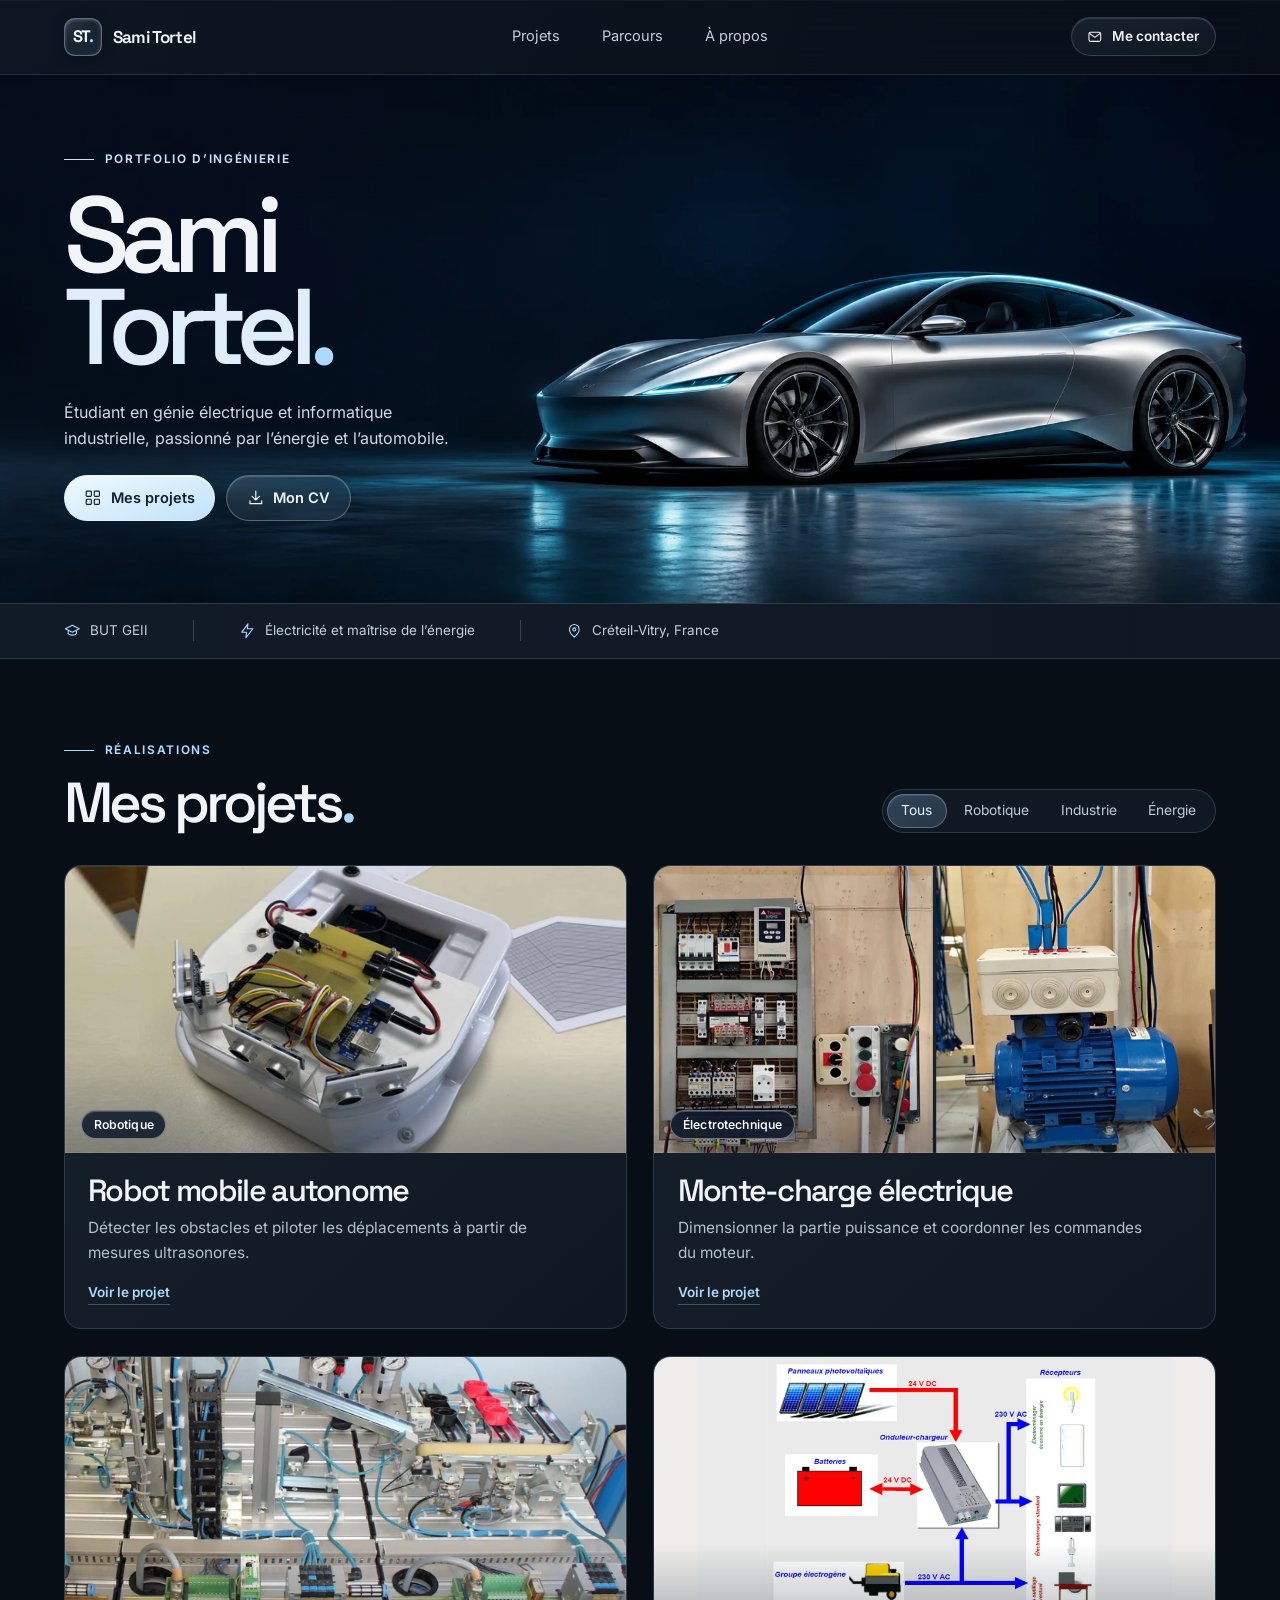
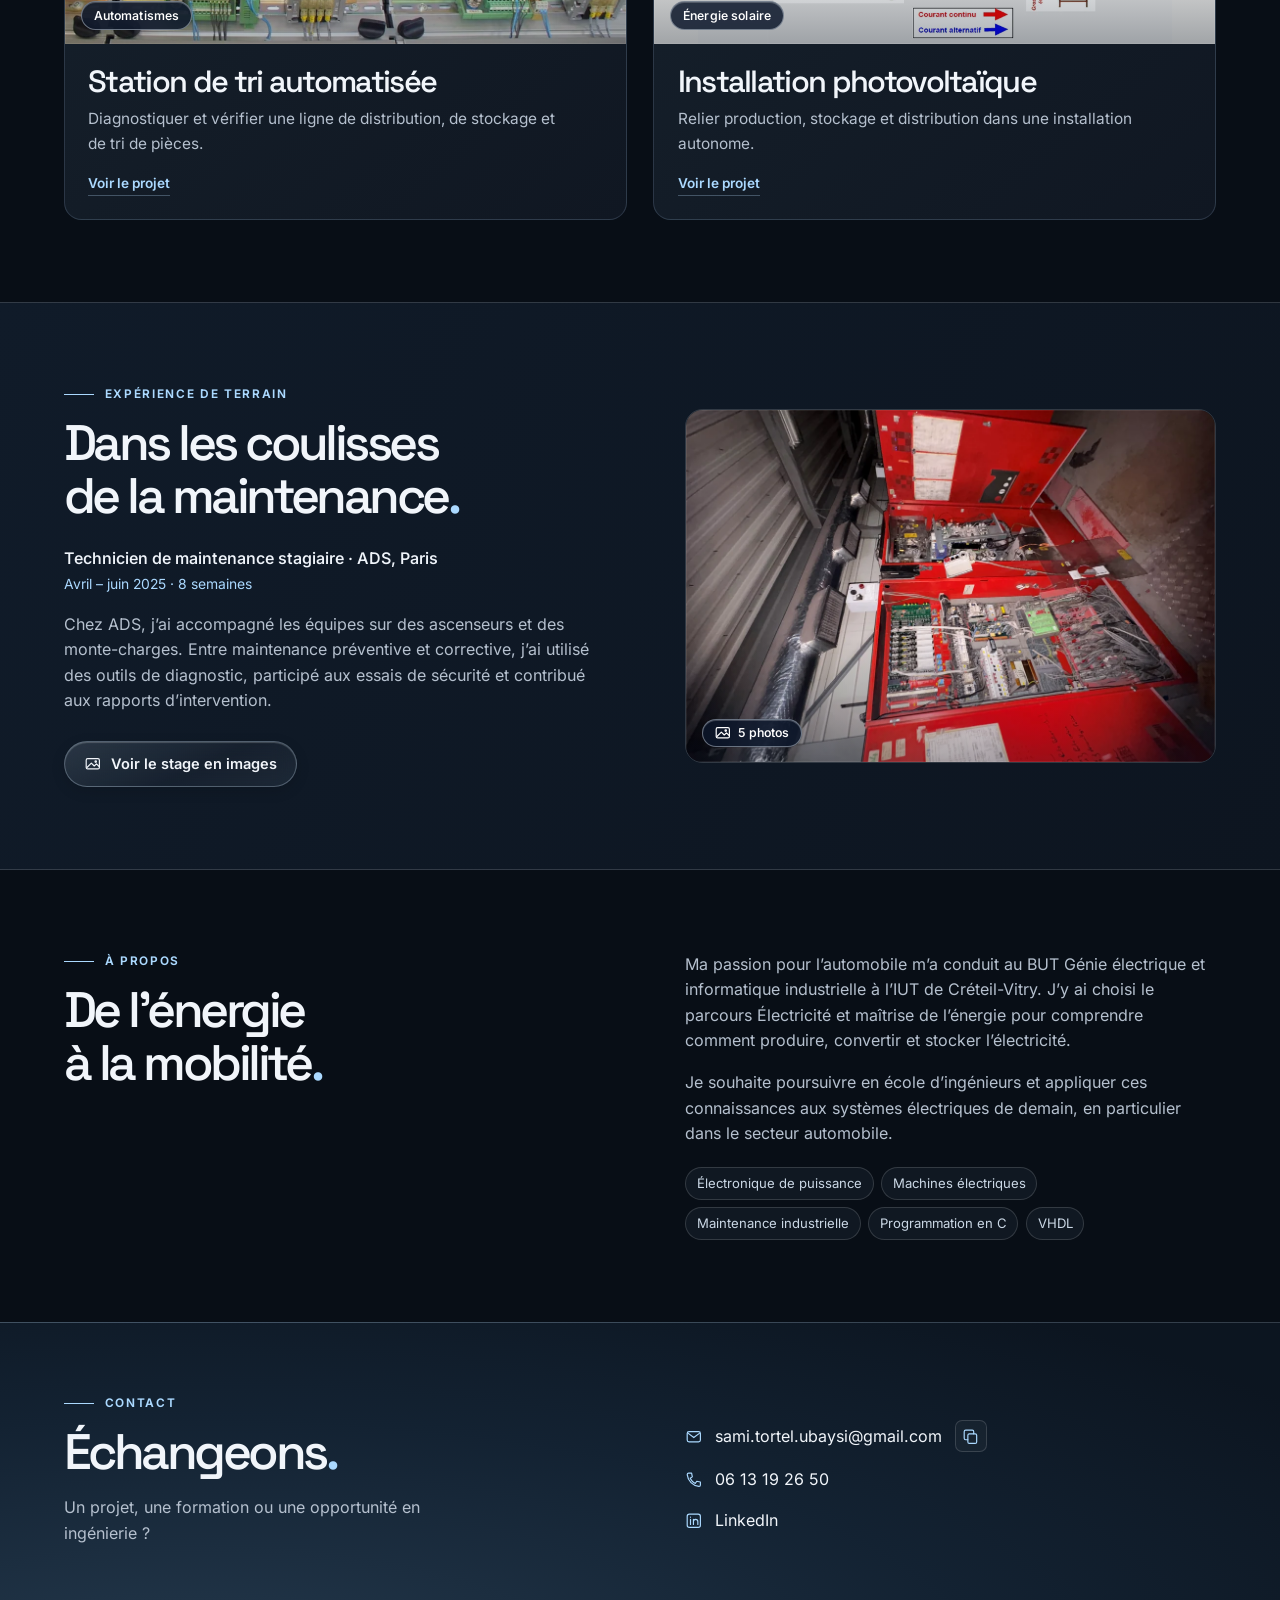
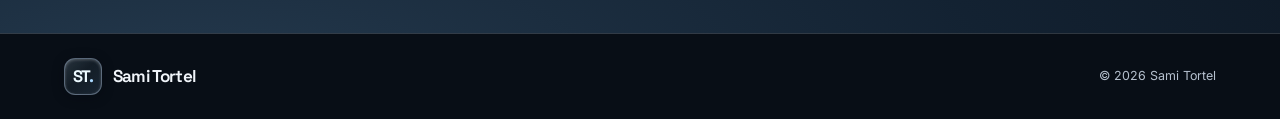
<file: index.html>
<!doctype html>
<html lang="fr">
<head>
<meta charset="utf-8"><meta name="viewport" content="width=device-width, initial-scale=1">
<meta name="theme-color" content="#080e16"><meta name="description" content="Portfolio de Sami Tortel, étudiant en génie électrique et informatique industrielle. Robotique, énergie, automatismes et expérience en maintenance.">
<title>Sami Tortel — Portfolio GEII</title>
<link rel="preload" as="image" href="assets/hero.webp">
<link rel="preload" as="font" type="font/woff2" href="assets/fonts/space-grotesk.woff2" crossorigin>
<link rel="stylesheet" href="style.css"><script src="portfolio.js" defer></script>
</head>
<body id="accueil">
<a class="skip" href="#contenu">Aller au contenu</a>
<header class="site-header"><div class="nav-inner">
<a class="brand" href="#accueil" aria-label="Sami Tortel, accueil"><span class="monogram" aria-hidden="true">ST<span>.</span></span><span>Sami Tortel</span></a>
<nav id="main-nav" aria-label="Navigation principale"><a href="#projets">Projets</a><a href="#experience">Parcours</a><a href="#qui-suis-je">À propos</a></nav>
<div class="nav-actions"><a class="nav-contact" href="#contact"><svg class="icon" aria-hidden="true" focusable="false" viewBox="0 0 24 24" fill="none" stroke="currentColor" stroke-width="1.6" stroke-linecap="round" stroke-linejoin="round"><rect x="3" y="5" width="18" height="14" rx="2.5"/><path d="m4 7 8 6 8-6"/></svg><span>Me contacter</span></a><button class="menu-toggle" type="button" aria-expanded="false" aria-controls="main-nav" aria-label="Ouvrir le menu" hidden><svg class="icon" aria-hidden="true" focusable="false" viewBox="0 0 24 24" fill="none" stroke="currentColor" stroke-width="1.6" stroke-linecap="round" stroke-linejoin="round"><path d="M3 6h18M3 12h18M3 18h18"/></svg></button></div>
</div></header>
<main id="contenu">
<section class="hero" aria-labelledby="hero-name">
<div class="hero-art" aria-hidden="true"></div><div class="hero-frame"><div class="hero-copy">
<p class="eyebrow hero-label">Portfolio d’ingénierie</p>
<h1 id="hero-name">Sami<br><span>Tortel<span class="period">.</span></span></h1>
<p class="hero-summary">Étudiant en génie électrique et informatique industrielle, passionné par l’énergie et l’automobile.</p>
<div class="hero-actions"><a href="#projets" class="btn primary"><svg class="icon" aria-hidden="true" focusable="false" viewBox="0 0 24 24" fill="none" stroke="currentColor" stroke-width="1.6" stroke-linecap="round" stroke-linejoin="round"><rect x="3" y="3" width="7" height="7" rx="1.2"/><rect x="14" y="3" width="7" height="7" rx="1.2"/><rect x="3" y="14" width="7" height="7" rx="1.2"/><rect x="14" y="14" width="7" height="7" rx="1.2"/></svg>Mes projets</a><a href="CV_Sami_TORTEL_ESME.pdf" download class="btn glass"><svg class="icon" aria-hidden="true" focusable="false" viewBox="0 0 24 24" fill="none" stroke="currentColor" stroke-width="1.6" stroke-linecap="round" stroke-linejoin="round"><path d="M12 3v12m-5-5 5 5 5-5M4 16v4h16v-4"/></svg>Mon CV</a></div>
</div></div></section>
<div class="spec-band"><ul class="wrap spec-list">
<li><svg class="icon" aria-hidden="true" focusable="false" viewBox="0 0 24 24" fill="none" stroke="currentColor" stroke-width="1.6" stroke-linecap="round" stroke-linejoin="round"><path d="m2 9 10-5 10 5-10 5-10-5Zm4 3v4c3 3 9 3 12 0v-4"/></svg><span>BUT GEII</span></li><li><svg class="icon" aria-hidden="true" focusable="false" viewBox="0 0 24 24" fill="none" stroke="currentColor" stroke-width="1.6" stroke-linecap="round" stroke-linejoin="round"><path d="m13 2-9 12h7l-1 8 10-13h-8l1-7Z"/></svg><span>Électricité et maîtrise de l’énergie</span></li><li><svg class="icon" aria-hidden="true" focusable="false" viewBox="0 0 24 24" fill="none" stroke="currentColor" stroke-width="1.6" stroke-linecap="round" stroke-linejoin="round"><path d="M19 10c0 5-7 11-7 11S5 15 5 10a7 7 0 1 1 14 0Z"/><circle cx="12" cy="10" r="2.2"/></svg><span>Créteil-Vitry, France</span></li>
</ul></div>
<section id="projets" class="section wrap" aria-labelledby="projets-titre">
<div class="projects-heading"><div><p class="eyebrow">Réalisations</p><h2 id="projets-titre">Mes projets<span class="period">.</span></h2></div>
<div class="filters" role="group" aria-label="Filtrer les projets" hidden>
<button type="button" data-filter="tous" aria-pressed="true">Tous</button><button type="button" data-filter="robotique" aria-pressed="false">Robotique</button><button type="button" data-filter="industrie" aria-pressed="false">Industrie</button><button type="button" data-filter="energie" aria-pressed="false">Énergie</button>
</div></div>
<div class="project-grid"><article class="project" data-groups="robotique"><a class="project-link" href="projet-robot.html">
      <div class="project-photo"><img loading="lazy" decoding="async" width="990" height="600" src="assets/robot.webp" alt="Châssis du robot mobile avec sa carte et ses capteurs."><span class="category">Robotique</span></div>
      <div class="project-text"><h3>Robot mobile autonome</h3><p>Détecter les obstacles et piloter les déplacements à partir de mesures ultrasonores.</p><span class="project-more">Voir le projet</span></div>
    </a></article><article class="project" data-groups="industrie energie"><a class="project-link" href="projet-monte-charge.html">
      <div class="project-photo"><img loading="lazy" decoding="async" width="990" height="600" src="assets/monte-charge.webp" alt="Armoire de commande et moteur électrique du banc de monte-charge."><span class="category">Électrotechnique</span></div>
      <div class="project-text"><h3>Monte-charge électrique</h3><p>Dimensionner la partie puissance et coordonner les commandes du moteur.</p><span class="project-more">Voir le projet</span></div>
    </a></article><article class="project" data-groups="industrie"><a class="project-link" href="projet-triage.html">
      <div class="project-photo"><img loading="lazy" decoding="async" width="990" height="600" src="assets/triage.webp" alt="Banc de tri automatisé avec ses convoyeurs et ses pièces de couleur."><span class="category">Automatismes</span></div>
      <div class="project-text"><h3>Station de tri automatisée</h3><p>Diagnostiquer et vérifier une ligne de distribution, de stockage et de tri de pièces.</p><span class="project-more">Voir le projet</span></div>
    </a></article><article class="project" data-groups="energie"><a class="project-link" href="projet-solaire.html">
      <div class="project-photo"><img loading="lazy" decoding="async" width="990" height="600" src="assets/solaire.webp" alt="Schéma reliant panneaux solaires, batteries et récepteurs."><span class="category">Énergie solaire</span></div>
      <div class="project-text"><h3>Installation photovoltaïque</h3><p>Relier production, stockage et distribution dans une installation autonome.</p><span class="project-more">Voir le projet</span></div>
    </a></article></div><p class="sr-only" id="filter-status" role="status"></p>
</section>
<section class="section stage-section" id="experience" aria-labelledby="stage-titre"><div class="wrap stage-grid">
<div class="stage-copy"><p class="eyebrow">Expérience de terrain</p><h2 id="stage-titre">Dans les coulisses<br>de la maintenance<span class="period">.</span></h2>
<p class="stage-role">Technicien de maintenance stagiaire · ADS, Paris</p>
<p class="date">Avril – juin 2025 · 8 semaines</p>
<p>Chez ADS, j’ai accompagné les équipes sur des ascenseurs et des monte-charges. Entre maintenance préventive et corrective, j’ai utilisé des outils de diagnostic, participé aux essais de sécurité et contribué aux rapports d’intervention.</p>
<a href="experience-images.html" class="btn glass"><svg class="icon" aria-hidden="true" focusable="false" viewBox="0 0 24 24" fill="none" stroke="currentColor" stroke-width="1.6" stroke-linecap="round" stroke-linejoin="round"><rect x="3" y="5" width="18" height="14" rx="2"/><path d="m4 17 6-6 4 4 3-3 4 4"/><circle cx="16" cy="9" r="1"/></svg>Voir le stage en images</a></div>
<a class="stage-image" href="experience-images.html" aria-label="Ouvrir la galerie du stage chez ADS"><img src="assets/stage.webp" alt="Armoire électrique ouverte lors d’une intervention chez ADS." loading="lazy"><span class="category"><svg class="icon" aria-hidden="true" focusable="false" viewBox="0 0 24 24" fill="none" stroke="currentColor" stroke-width="1.6" stroke-linecap="round" stroke-linejoin="round"><rect x="3" y="5" width="18" height="14" rx="2"/><path d="m4 17 6-6 4 4 3-3 4 4"/><circle cx="16" cy="9" r="1"/></svg>5 photos</span></a>
</div></section>
<section id="qui-suis-je" class="section wrap about" aria-labelledby="about-titre">
<div><p class="eyebrow">À propos</p><h2 id="about-titre">De l’énergie<br>à la mobilité<span class="period">.</span></h2></div>
<div class="about-copy"><p>Ma passion pour l’automobile m’a conduit au BUT Génie électrique et informatique industrielle à l’IUT de Créteil-Vitry. J’y ai choisi le parcours Électricité et maîtrise de l’énergie pour comprendre comment produire, convertir et stocker l’électricité.</p>
<p>Je souhaite poursuivre en école d’ingénieurs et appliquer ces connaissances aux systèmes électriques de demain, en particulier dans le secteur automobile.</p>
<ul class="skills" aria-label="Domaines de compétences"><li>Électronique de puissance</li><li>Machines électriques</li><li>Maintenance industrielle</li><li>Programmation en C</li><li>VHDL</li></ul></div></section>
<section id="contact" class="contact-section" aria-labelledby="contact-titre"><div class="wrap contact-grid">
<div><p class="eyebrow">Contact</p><h2 id="contact-titre">Échangeons<span class="period">.</span></h2><p>Un projet, une formation ou une opportunité en ingénierie&nbsp;?</p></div>
<div class="contact-links"><div class="email-row"><a href="mailto:sami.tortel.ubaysi@gmail.com"><svg class="icon" aria-hidden="true" focusable="false" viewBox="0 0 24 24" fill="none" stroke="currentColor" stroke-width="1.6" stroke-linecap="round" stroke-linejoin="round"><rect x="3" y="5" width="18" height="14" rx="2.5"/><path d="m4 7 8 6 8-6"/></svg><span>sami.tortel.ubaysi@gmail.com</span></a><button type="button" class="copy" title="Copier l’adresse e-mail" aria-label="Copier l’adresse e-mail" hidden><svg class="icon" aria-hidden="true" focusable="false" viewBox="0 0 24 24" fill="none" stroke="currentColor" stroke-width="1.6" stroke-linecap="round" stroke-linejoin="round"><rect x="8" y="8" width="12" height="13" rx="2"/><path d="M16 8V5a2 2 0 0 0-2-2H5a2 2 0 0 0-2 2v9a2 2 0 0 0 2 2h3"/></svg></button></div>
<a href="tel:+33613192650"><svg class="icon" aria-hidden="true" focusable="false" viewBox="0 0 24 24" fill="none" stroke="currentColor" stroke-width="1.6" stroke-linecap="round" stroke-linejoin="round"><path d="M5 3h4l1 5-3 2a15 15 0 0 0 7 7l2-3 5 1v4a2 2 0 0 1-2 2A18 18 0 0 1 3 5a2 2 0 0 1 2-2Z"/></svg>06 13 19 26 50</a><a href="https://www.linkedin.com/in/sami-tortel-384b14269"><svg class="icon" aria-hidden="true" focusable="false" viewBox="0 0 24 24" fill="none" stroke="currentColor" stroke-width="1.6" stroke-linecap="round" stroke-linejoin="round"><rect x="3" y="3" width="18" height="18" rx="3"/><path d="M7.5 10v7m0-10v.1m4 9.9v-7m0 3a3 3 0 0 1 6 0v4"/></svg>LinkedIn</a><span class="copy-result" role="status"></span></div>
</div></section></main>
<footer class="wrap footer"><a class="brand" href="#accueil" aria-label="Sami Tortel, retour en haut"><span class="monogram" aria-hidden="true">ST<span>.</span></span>Sami Tortel</a><span>© 2026 Sami Tortel</span></footer>
</body></html>
</file>
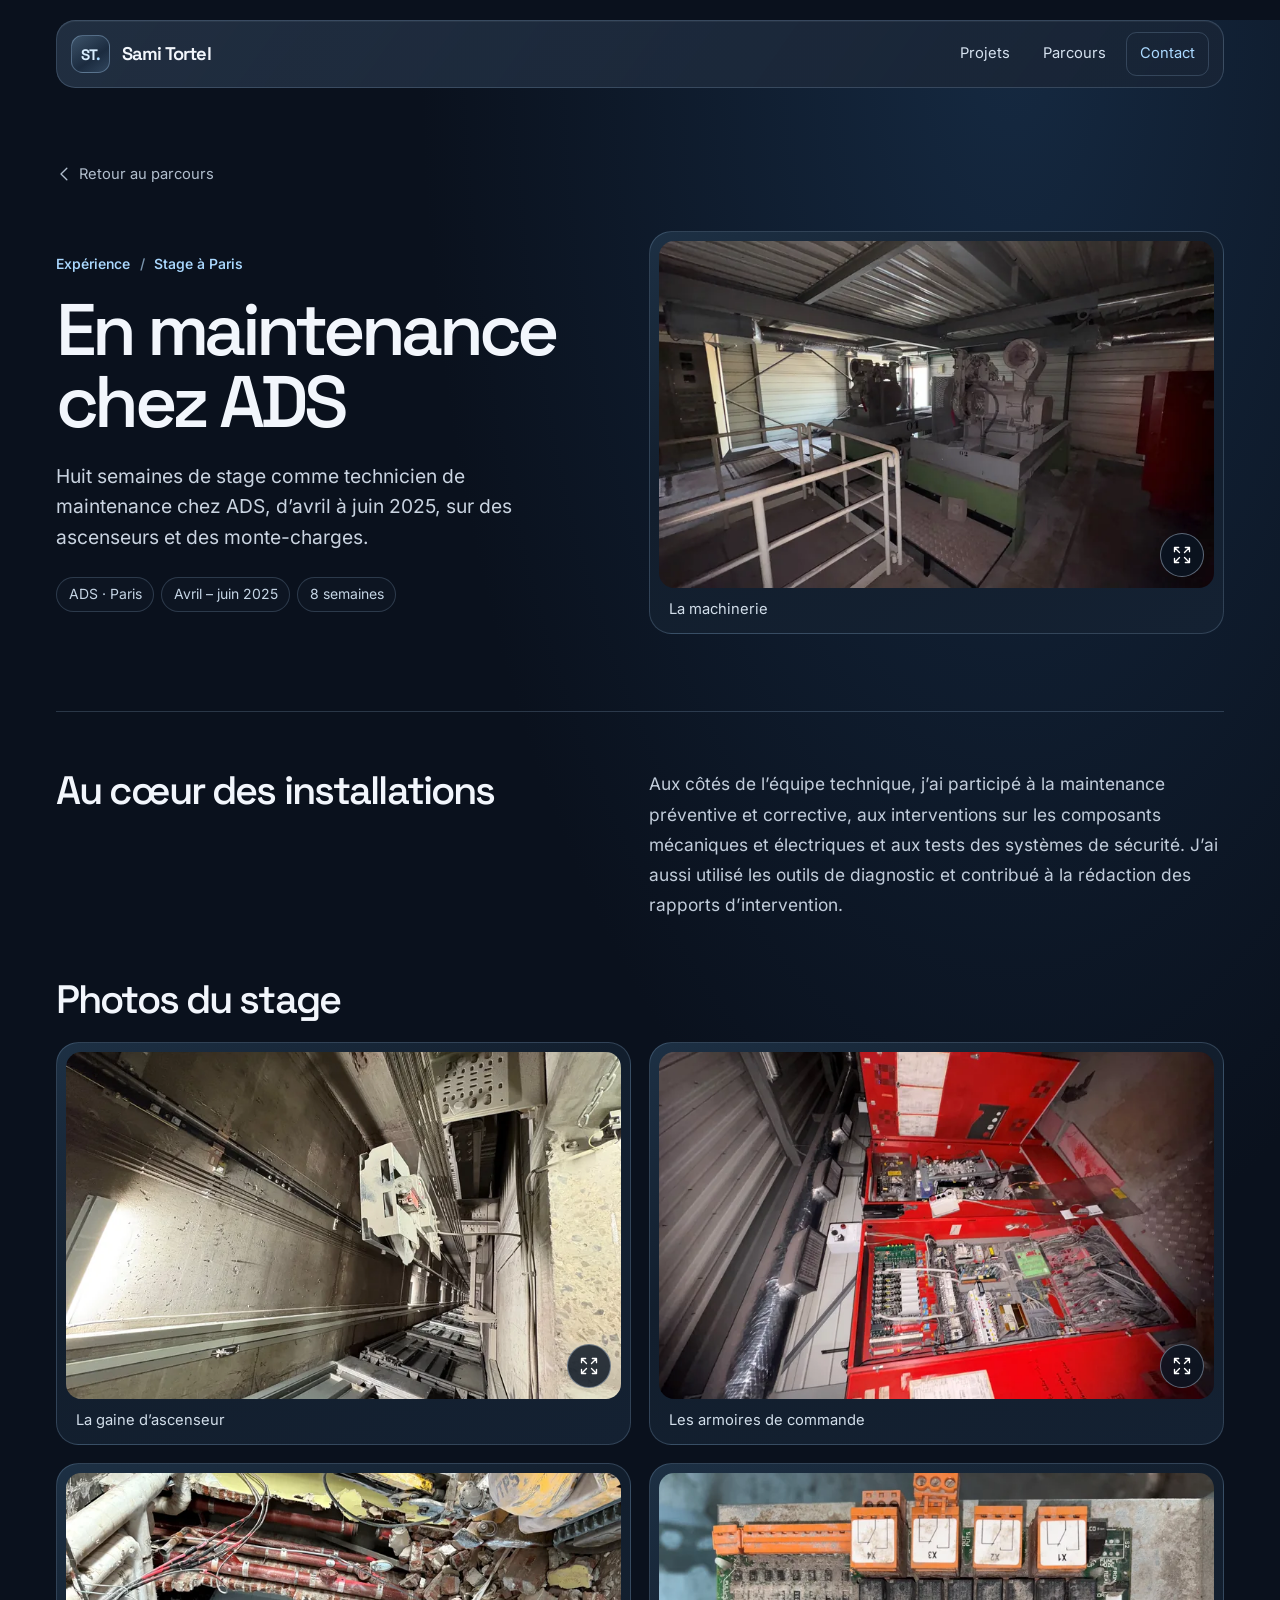
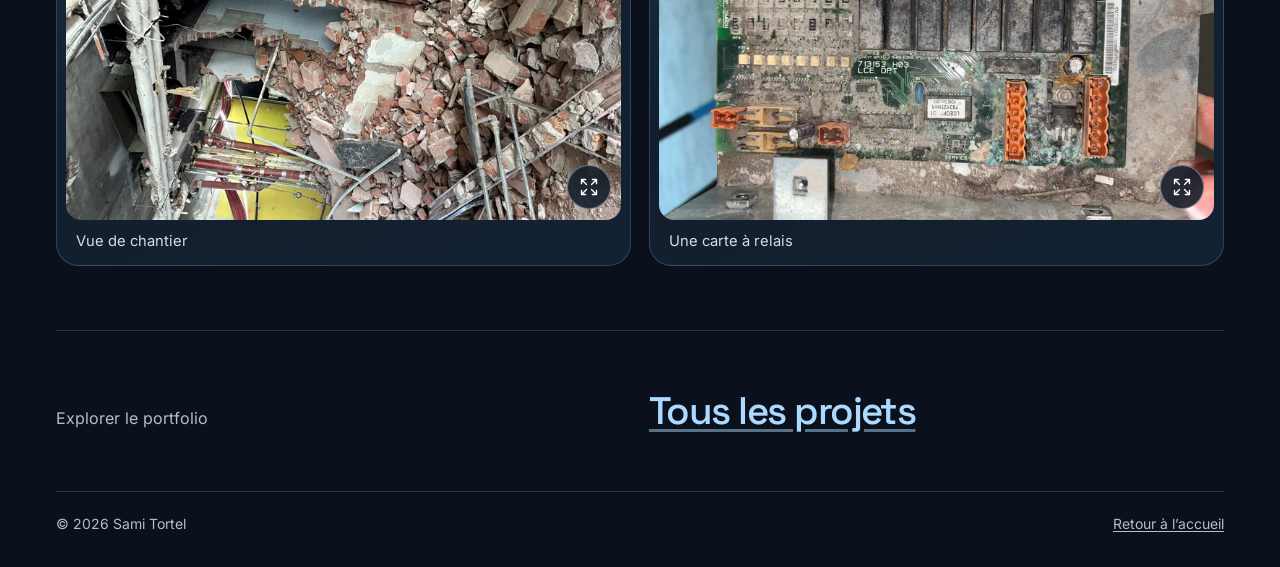
<file: experience-images.html>
<!doctype html>
<html lang="fr">
<head>
  <meta charset="utf-8">
  <meta name="viewport" content="width=device-width, initial-scale=1">
  <meta name="theme-color" content="#0a111d">
  <meta name="description" content="Huit semaines de stage comme technicien de maintenance chez ADS, d’avril à juin 2025, sur des ascenseurs et des monte-charges.">
  <title>En maintenance chez ADS · Sami Tortel</title>
  <link rel="stylesheet" href="details.css">
  <script defer src="galerie.js"></script>
</head>
<body>
  <a class="skip" href="#contenu">Aller au contenu</a>
  <header class="topbar">
    <a class="brand" href="index.html" aria-label="Sami Tortel, accueil"><span class="monogram" aria-hidden="true">ST<span>.</span></span><span>Sami Tortel</span></a>
    <nav aria-label="Navigation principale">
      <a href="index.html#projets">Projets</a>
      <a href="index.html#experience">Parcours</a>
      <a class="contact-link" href="index.html#contact">Contact</a>
    </nav>
  </header>
  <main id="contenu" class="sheet">
    <a class="return-link" href="index.html#experience"><svg aria-hidden="true" width="20" height="20" viewBox="0 0 24 24" fill="none" stroke="currentColor" stroke-width="1.6" stroke-linecap="round" stroke-linejoin="round"><path d="m13 5-7 7 7 7"/></svg>Retour au parcours</a>
    <header class="case-head">
      <div class="headline">
        <p class="eyebrow">Expérience <span aria-hidden="true">/</span> Stage à Paris</p>
        <h1>En maintenance chez ADS</h1>
        <p class="intro">Huit semaines de stage comme technicien de maintenance chez ADS, d’avril à juin 2025, sur des ascenseurs et des monte-charges.</p>
        <ul class="chips" aria-label="Repères"><li>ADS · Paris</li><li>Avril – juin 2025</li><li>8 semaines</li></ul>
      </div>
      <figure class="media-card media-lead">
            <a class="gallery-link wide-photo" href="images2.jpg" data-large="assets/stage-2-large.webp" data-photo data-caption="La machinerie" aria-label="Agrandir : La machinerie">
              <img src="assets/stage-2.webp" alt="Local technique avec des machines et une passerelle métallique protégée par un garde-corps." decoding="async">
              <span class="enlarge" aria-hidden="true"><svg aria-hidden="true" width="20" height="20" viewBox="0 0 24 24" fill="none" stroke="currentColor" stroke-width="1.6" stroke-linecap="round" stroke-linejoin="round"><path d="M8 3H3v5M3 3l6 6m7-6h5v5m0-5-6 6M3 16v5h5m-5 0 6-6m12 1v5h-5m5 0-6-6"/></svg></span>
            </a>
            <figcaption>La machinerie</figcaption>
          </figure>
    </header>
    <section class="narrative" aria-labelledby="approche">
      <h2 id="approche">Au cœur des installations</h2>
      <p>Aux côtés de l’équipe technique, j’ai participé à la maintenance préventive et corrective, aux interventions sur les composants mécaniques et électriques et aux tests des systèmes de sécurité. J’ai aussi utilisé les outils de diagnostic et contribué à la rédaction des rapports d’intervention.</p>
    </section>
    <section class="gallery-section" aria-labelledby="documents">
        <h2 id="documents">Photos du stage</h2>
        <div class="gallery-grid stage-grid">
          <figure class="media-card ">
            <a class="gallery-link wide-photo" href="image1.png.jpg" data-large="assets/stage-1-large.webp" data-photo data-caption="La gaine d’ascenseur" aria-label="Agrandir : La gaine d’ascenseur">
              <img src="assets/stage-1.webp" alt="Vue dans la gaine, le long des rails et des câbles de l’installation." decoding="async" loading="lazy">
              <span class="enlarge" aria-hidden="true"><svg aria-hidden="true" width="20" height="20" viewBox="0 0 24 24" fill="none" stroke="currentColor" stroke-width="1.6" stroke-linecap="round" stroke-linejoin="round"><path d="M8 3H3v5M3 3l6 6m7-6h5v5m0-5-6 6M3 16v5h5m-5 0 6-6m12 1v5h-5m5 0-6-6"/></svg></span>
            </a>
            <figcaption>La gaine d’ascenseur</figcaption>
          </figure><figure class="media-card ">
            <a class="gallery-link wide-photo" href="images3.jpg" data-large="assets/stage-3-large.webp" data-photo data-caption="Les armoires de commande" aria-label="Agrandir : Les armoires de commande">
              <img src="assets/stage-3.webp" alt="Armoires rouges ouvertes laissant apparaître les cartes, les borniers et les câbles." decoding="async" loading="lazy">
              <span class="enlarge" aria-hidden="true"><svg aria-hidden="true" width="20" height="20" viewBox="0 0 24 24" fill="none" stroke="currentColor" stroke-width="1.6" stroke-linecap="round" stroke-linejoin="round"><path d="M8 3H3v5M3 3l6 6m7-6h5v5m0-5-6 6M3 16v5h5m-5 0 6-6m12 1v5h-5m5 0-6-6"/></svg></span>
            </a>
            <figcaption>Les armoires de commande</figcaption>
          </figure><figure class="media-card ">
            <a class="gallery-link wide-photo" href="images4.jpg" data-large="assets/stage-4-large.webp" data-photo data-caption="Vue de chantier" aria-label="Agrandir : Vue de chantier">
              <img src="assets/stage-4.webp" alt="Éléments métalliques, parois et maçonnerie visibles dans l’environnement de chantier." decoding="async" loading="lazy">
              <span class="enlarge" aria-hidden="true"><svg aria-hidden="true" width="20" height="20" viewBox="0 0 24 24" fill="none" stroke="currentColor" stroke-width="1.6" stroke-linecap="round" stroke-linejoin="round"><path d="M8 3H3v5M3 3l6 6m7-6h5v5m0-5-6 6M3 16v5h5m-5 0 6-6m12 1v5h-5m5 0-6-6"/></svg></span>
            </a>
            <figcaption>Vue de chantier</figcaption>
          </figure><figure class="media-card ">
            <a class="gallery-link wide-photo" href="images5.jpg" data-large="assets/stage-5-large.webp" data-photo data-caption="Une carte à relais" aria-label="Agrandir : Une carte à relais">
              <img src="assets/stage-5.webp" alt="Gros plan sur une carte électronique, ses relais et ses borniers orange." decoding="async" loading="lazy">
              <span class="enlarge" aria-hidden="true"><svg aria-hidden="true" width="20" height="20" viewBox="0 0 24 24" fill="none" stroke="currentColor" stroke-width="1.6" stroke-linecap="round" stroke-linejoin="round"><path d="M8 3H3v5M3 3l6 6m7-6h5v5m0-5-6 6M3 16v5h5m-5 0 6-6m12 1v5h-5m5 0-6-6"/></svg></span>
            </a>
            <figcaption>Une carte à relais</figcaption>
          </figure>
        </div>
      </section>
    <div class="next-item">
      <span>Explorer le portfolio</span>
      <a href="index.html#projets">Tous les projets</a>
    </div>
  </main>
  <footer class="foot"><span>© 2026 Sami Tortel</span><a href="index.html">Retour à l’accueil</a></footer>
  <dialog class="viewer" aria-labelledby="viewer-caption">
    <div class="viewer-wrap">
      <div class="viewer-top">
        <span class="photo-counter" aria-hidden="true"></span>
        <button class="viewer-close" type="button" aria-label="Fermer la photo"><svg aria-hidden="true" width="20" height="20" viewBox="0 0 24 24" fill="none" stroke="currentColor" stroke-width="1.6" stroke-linecap="round" stroke-linejoin="round"><path d="m5 5 14 14M19 5 5 19"/></svg></button>
      </div>
      <figure class="viewer-figure"><img alt=""><figcaption id="viewer-caption" aria-live="polite"></figcaption></figure>
      <div class="viewer-actions">
        <button class="viewer-prev" type="button" aria-label="Photo précédente"><svg aria-hidden="true" width="20" height="20" viewBox="0 0 24 24" fill="none" stroke="currentColor" stroke-width="1.6" stroke-linecap="round" stroke-linejoin="round"><path d="m14.5 5-7 7 7 7"/></svg></button>
        <a class="original" href="images2.jpg" target="_blank" rel="noopener">Ouvrir l’original</a>
        <button class="viewer-next" type="button" aria-label="Photo suivante"><svg aria-hidden="true" width="20" height="20" viewBox="0 0 24 24" fill="none" stroke="currentColor" stroke-width="1.6" stroke-linecap="round" stroke-linejoin="round"><path d="m9.5 5 7 7-7 7"/></svg></button>
      </div>
    </div>
  </dialog>
</body>
</html>
</file>
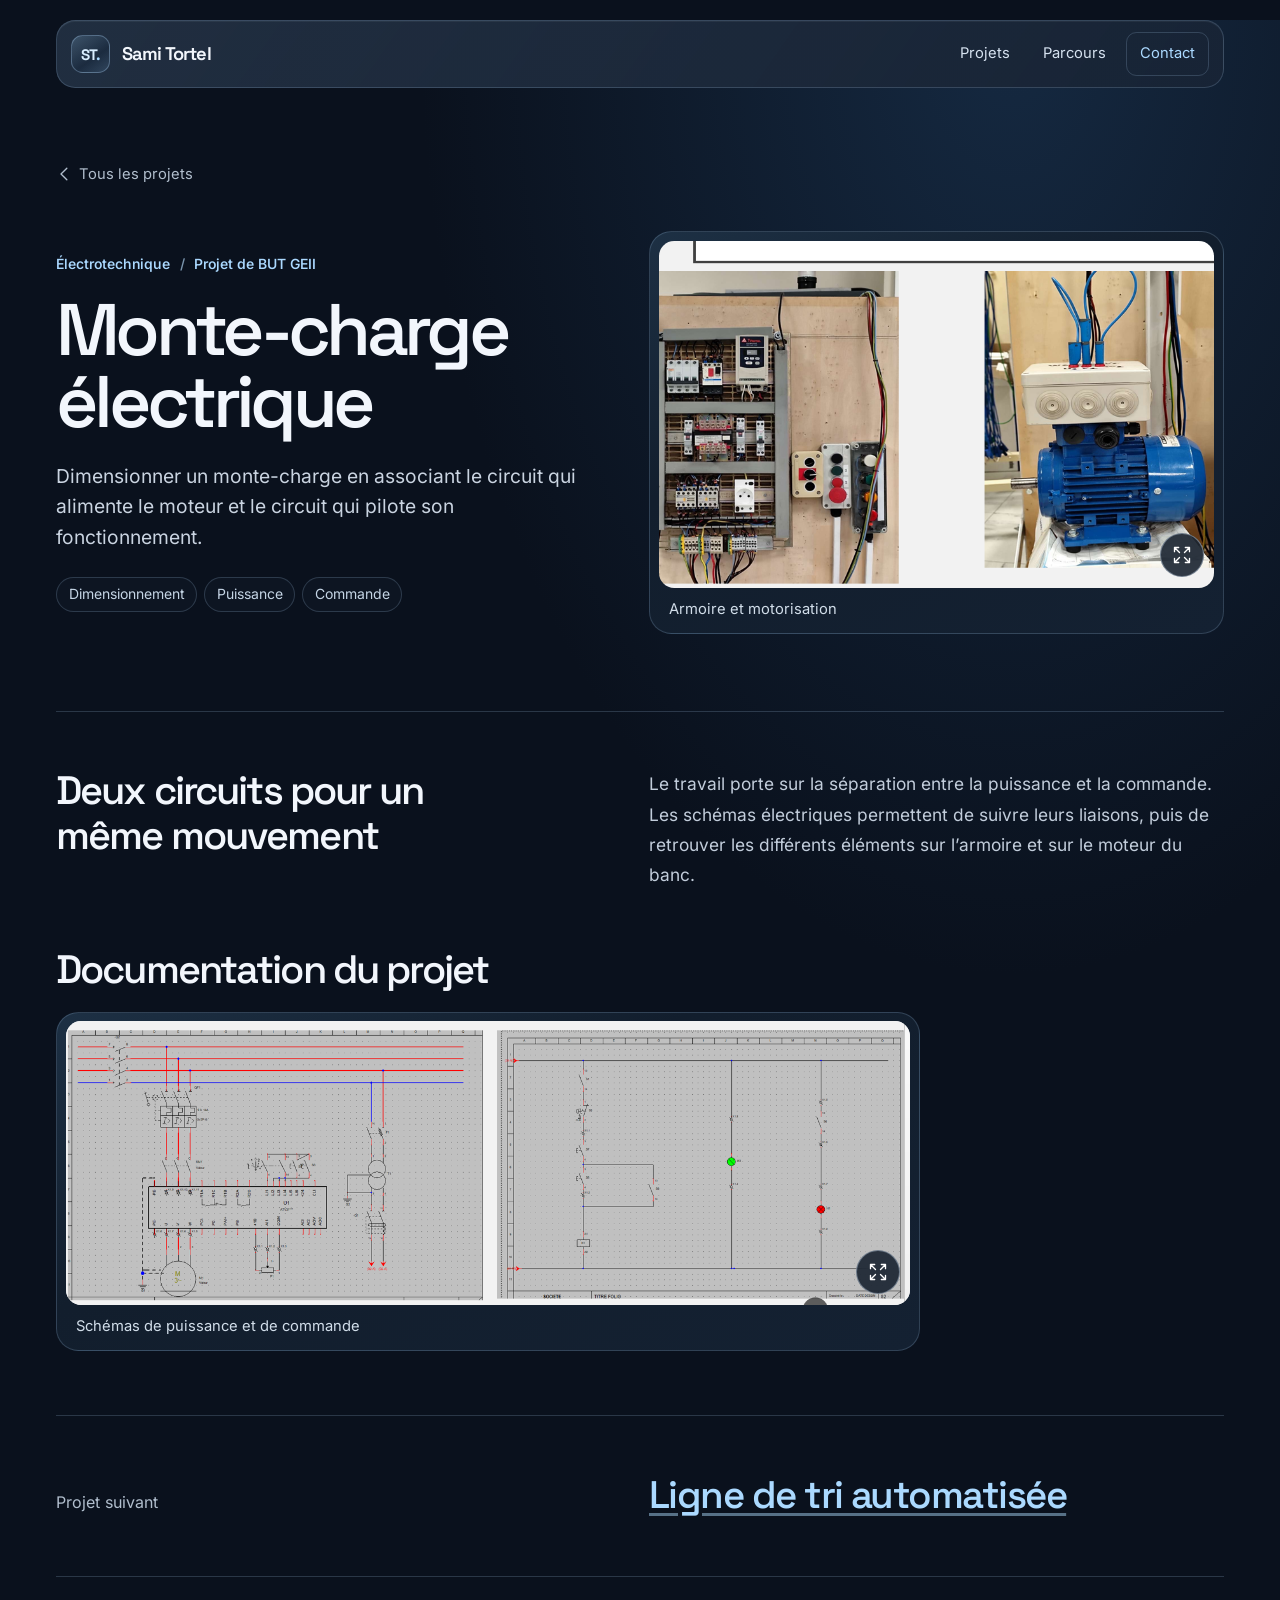
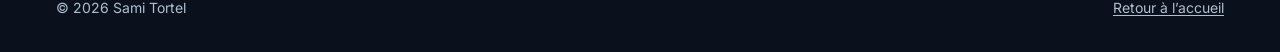
<file: projet-monte-charge.html>
<!doctype html>
<html lang="fr">
<head>
  <meta charset="utf-8">
  <meta name="viewport" content="width=device-width, initial-scale=1">
  <meta name="theme-color" content="#0a111d">
  <meta name="description" content="Dimensionner un monte-charge en associant le circuit qui alimente le moteur et le circuit qui pilote son fonctionnement.">
  <title>Monte-charge électrique · Sami Tortel</title>
  <link rel="stylesheet" href="details.css">
  <script defer src="galerie.js"></script>
</head>
<body>
  <a class="skip" href="#contenu">Aller au contenu</a>
  <header class="topbar">
    <a class="brand" href="index.html" aria-label="Sami Tortel, accueil"><span class="monogram" aria-hidden="true">ST<span>.</span></span><span>Sami Tortel</span></a>
    <nav aria-label="Navigation principale">
      <a href="index.html#projets">Projets</a>
      <a href="index.html#experience">Parcours</a>
      <a class="contact-link" href="index.html#contact">Contact</a>
    </nav>
  </header>
  <main id="contenu" class="sheet">
    <a class="return-link" href="index.html#projets"><svg aria-hidden="true" width="20" height="20" viewBox="0 0 24 24" fill="none" stroke="currentColor" stroke-width="1.6" stroke-linecap="round" stroke-linejoin="round"><path d="m13 5-7 7 7 7"/></svg>Tous les projets</a>
    <header class="case-head">
      <div class="headline">
        <p class="eyebrow">Électrotechnique <span aria-hidden="true">/</span> Projet de BUT GEII</p>
        <h1>Monte-charge électrique</h1>
        <p class="intro">Dimensionner un monte-charge en associant le circuit qui alimente le moteur et le circuit qui pilote son fonctionnement.</p>
        <ul class="chips" aria-label="Repères"><li>Dimensionnement</li><li>Puissance</li><li>Commande</li></ul>
      </div>
      <figure class="media-card media-lead">
            <a class="gallery-link wide-photo" href="monte_charge2.PNG" data-photo data-caption="Armoire et motorisation" aria-label="Agrandir : Armoire et motorisation">
              <img src="monte_charge2.PNG" alt="Armoire électrique du banc et moteur bleu avec son boîtier de raccordement." decoding="async">
              <span class="enlarge" aria-hidden="true"><svg aria-hidden="true" width="20" height="20" viewBox="0 0 24 24" fill="none" stroke="currentColor" stroke-width="1.6" stroke-linecap="round" stroke-linejoin="round"><path d="M8 3H3v5M3 3l6 6m7-6h5v5m0-5-6 6M3 16v5h5m-5 0 6-6m12 1v5h-5m5 0-6-6"/></svg></span>
            </a>
            <figcaption>Armoire et motorisation</figcaption>
          </figure>
    </header>
    <section class="narrative" aria-labelledby="approche">
      <h2 id="approche">Deux circuits pour un même mouvement</h2>
      <p>Le travail porte sur la séparation entre la puissance et la commande. Les schémas électriques permettent de suivre leurs liaisons, puis de retrouver les différents éléments sur l’armoire et sur le moteur du banc.</p>
    </section>
    <section class="gallery-section" aria-labelledby="documents">
        <h2 id="documents">Documentation du projet</h2>
        <div class="gallery-grid single-grid">
          <figure class="media-card ">
            <a class="gallery-link diagram" href="monte_charge1.PNG" data-photo data-caption="Schémas de puissance et de commande" aria-label="Agrandir : Schémas de puissance et de commande">
              <img src="monte_charge1.PNG" alt="Deux schémas électriques du montage, présentés côte à côte." decoding="async" loading="lazy">
              <span class="enlarge" aria-hidden="true"><svg aria-hidden="true" width="20" height="20" viewBox="0 0 24 24" fill="none" stroke="currentColor" stroke-width="1.6" stroke-linecap="round" stroke-linejoin="round"><path d="M8 3H3v5M3 3l6 6m7-6h5v5m0-5-6 6M3 16v5h5m-5 0 6-6m12 1v5h-5m5 0-6-6"/></svg></span>
            </a>
            <figcaption>Schémas de puissance et de commande</figcaption>
          </figure>
        </div>
      </section>
    <div class="next-item">
      <span>Projet suivant</span>
      <a href="projet-triage.html">Ligne de tri automatisée</a>
    </div>
  </main>
  <footer class="foot"><span>© 2026 Sami Tortel</span><a href="index.html">Retour à l’accueil</a></footer>
  <dialog class="viewer" aria-labelledby="viewer-caption">
    <div class="viewer-wrap">
      <div class="viewer-top">
        <span class="photo-counter" aria-hidden="true"></span>
        <button class="viewer-close" type="button" aria-label="Fermer la photo"><svg aria-hidden="true" width="20" height="20" viewBox="0 0 24 24" fill="none" stroke="currentColor" stroke-width="1.6" stroke-linecap="round" stroke-linejoin="round"><path d="m5 5 14 14M19 5 5 19"/></svg></button>
      </div>
      <figure class="viewer-figure"><img alt=""><figcaption id="viewer-caption" aria-live="polite"></figcaption></figure>
      <div class="viewer-actions">
        <button class="viewer-prev" type="button" aria-label="Photo précédente"><svg aria-hidden="true" width="20" height="20" viewBox="0 0 24 24" fill="none" stroke="currentColor" stroke-width="1.6" stroke-linecap="round" stroke-linejoin="round"><path d="m14.5 5-7 7 7 7"/></svg></button>
        <a class="original" href="monte_charge2.PNG" target="_blank" rel="noopener">Ouvrir l’original</a>
        <button class="viewer-next" type="button" aria-label="Photo suivante"><svg aria-hidden="true" width="20" height="20" viewBox="0 0 24 24" fill="none" stroke="currentColor" stroke-width="1.6" stroke-linecap="round" stroke-linejoin="round"><path d="m9.5 5 7 7-7 7"/></svg></button>
      </div>
    </div>
  </dialog>
</body>
</html>
</file>
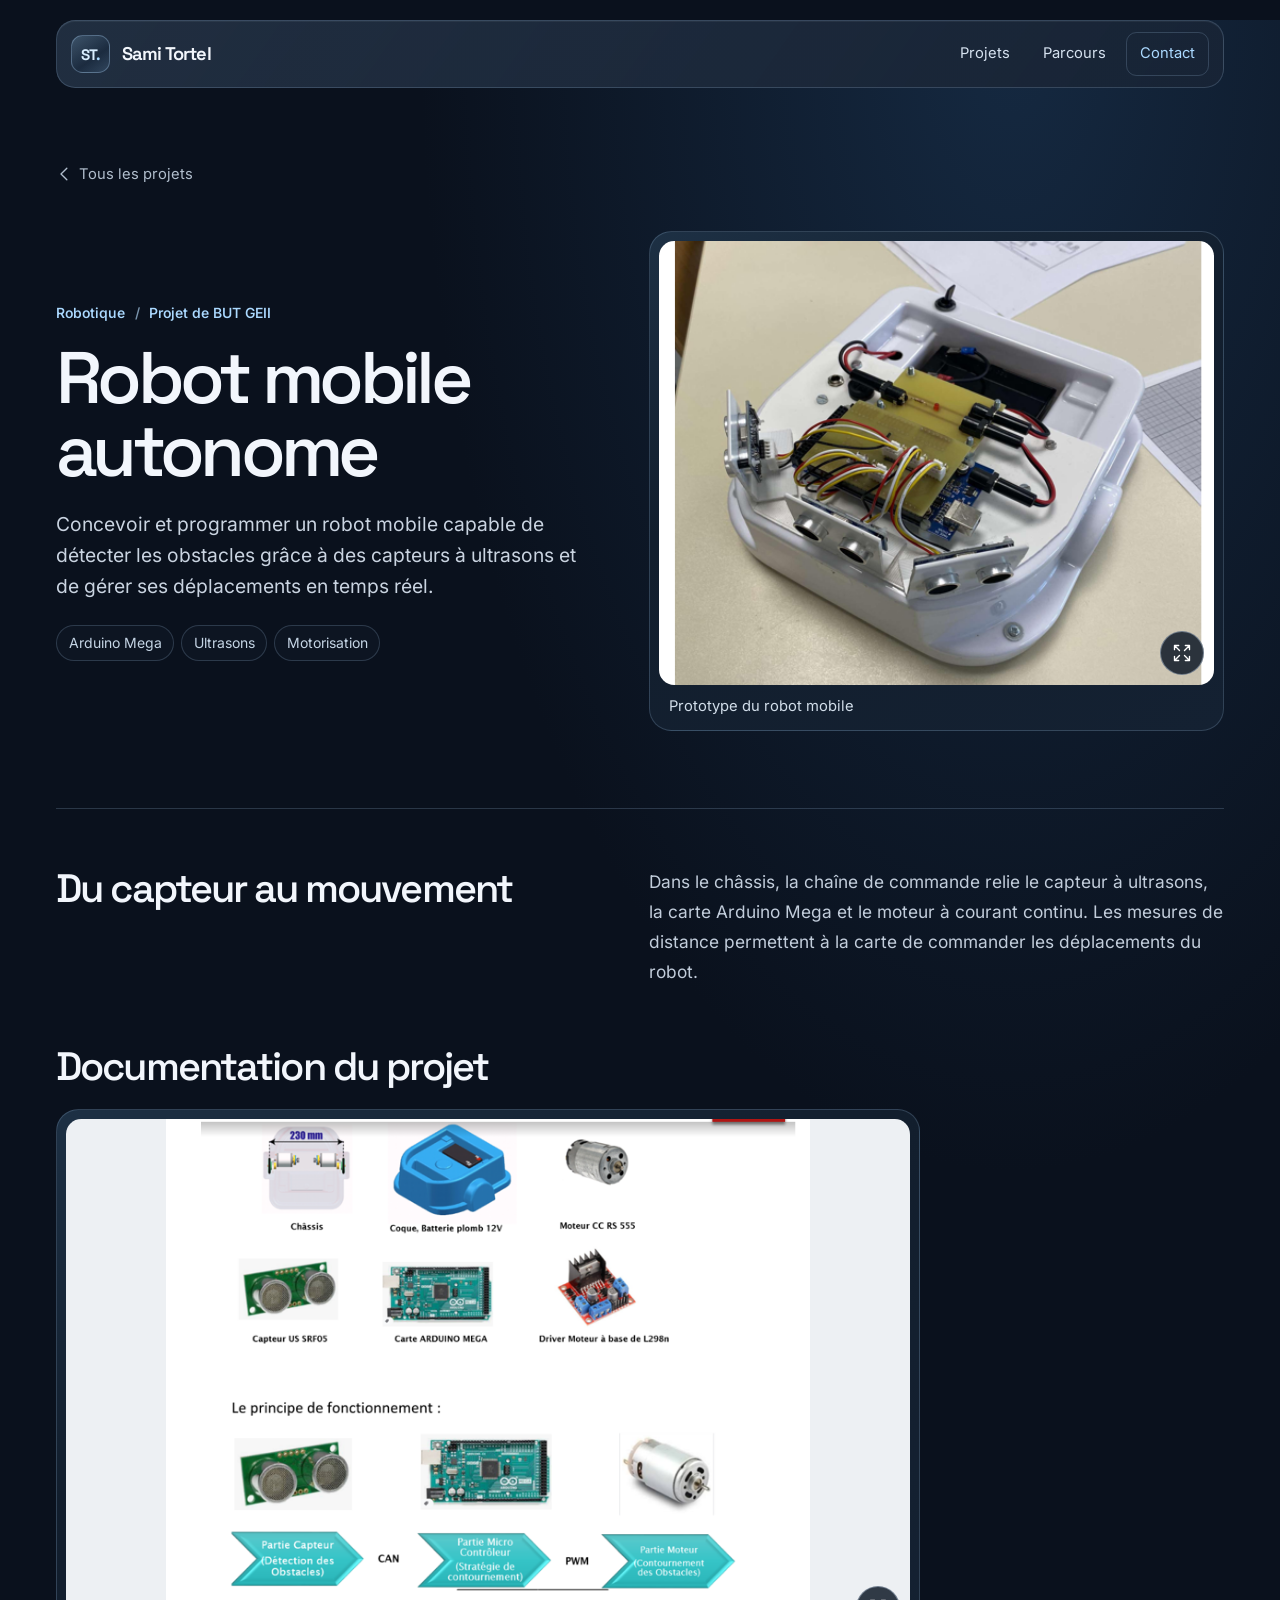
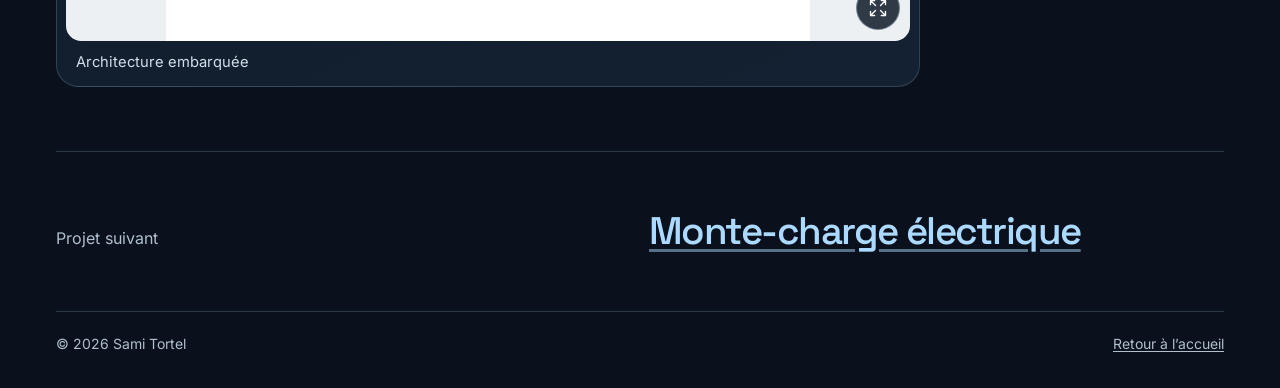
<file: projet-robot.html>
<!doctype html>
<html lang="fr">
<head>
  <meta charset="utf-8">
  <meta name="viewport" content="width=device-width, initial-scale=1">
  <meta name="theme-color" content="#0a111d">
  <meta name="description" content="Concevoir et programmer un robot mobile capable de détecter les obstacles grâce à des capteurs à ultrasons et de gérer ses déplacements en temps réel.">
  <title>Robot mobile autonome · Sami Tortel</title>
  <link rel="stylesheet" href="details.css">
  <script defer src="galerie.js"></script>
</head>
<body>
  <a class="skip" href="#contenu">Aller au contenu</a>
  <header class="topbar">
    <a class="brand" href="index.html" aria-label="Sami Tortel, accueil"><span class="monogram" aria-hidden="true">ST<span>.</span></span><span>Sami Tortel</span></a>
    <nav aria-label="Navigation principale">
      <a href="index.html#projets">Projets</a>
      <a href="index.html#experience">Parcours</a>
      <a class="contact-link" href="index.html#contact">Contact</a>
    </nav>
  </header>
  <main id="contenu" class="sheet">
    <a class="return-link" href="index.html#projets"><svg aria-hidden="true" width="20" height="20" viewBox="0 0 24 24" fill="none" stroke="currentColor" stroke-width="1.6" stroke-linecap="round" stroke-linejoin="round"><path d="m13 5-7 7 7 7"/></svg>Tous les projets</a>
    <header class="case-head">
      <div class="headline">
        <p class="eyebrow">Robotique <span aria-hidden="true">/</span> Projet de BUT GEII</p>
        <h1>Robot mobile autonome</h1>
        <p class="intro">Concevoir et programmer un robot mobile capable de détecter les obstacles grâce à des capteurs à ultrasons et de gérer ses déplacements en temps réel.</p>
        <ul class="chips" aria-label="Repères"><li>Arduino Mega</li><li>Ultrasons</li><li>Motorisation</li></ul>
      </div>
      <figure class="media-card media-lead">
            <a class="gallery-link portrait" href="robot.PNG" data-photo data-caption="Prototype du robot mobile" aria-label="Agrandir : Prototype du robot mobile">
              <img src="robot.PNG" alt="Châssis ouvert du robot avec son câblage et son électronique embarquée." decoding="async">
              <span class="enlarge" aria-hidden="true"><svg aria-hidden="true" width="20" height="20" viewBox="0 0 24 24" fill="none" stroke="currentColor" stroke-width="1.6" stroke-linecap="round" stroke-linejoin="round"><path d="M8 3H3v5M3 3l6 6m7-6h5v5m0-5-6 6M3 16v5h5m-5 0 6-6m12 1v5h-5m5 0-6-6"/></svg></span>
            </a>
            <figcaption>Prototype du robot mobile</figcaption>
          </figure>
    </header>
    <section class="narrative" aria-labelledby="approche">
      <h2 id="approche">Du capteur au mouvement</h2>
      <p>Dans le châssis, la chaîne de commande relie le capteur à ultrasons, la carte Arduino Mega et le moteur à courant continu. Les mesures de distance permettent à la carte de commander les déplacements du robot.</p>
    </section>
    <section class="gallery-section" aria-labelledby="documents">
        <h2 id="documents">Documentation du projet</h2>
        <div class="gallery-grid single-grid">
          <figure class="media-card ">
            <a class="gallery-link diagram" href="robot2.png" data-photo data-caption="Architecture embarquée" aria-label="Agrandir : Architecture embarquée">
              <img src="robot2.png" alt="Planche de composants et schéma reliant la détection des obstacles à la commande du moteur." decoding="async" loading="lazy">
              <span class="enlarge" aria-hidden="true"><svg aria-hidden="true" width="20" height="20" viewBox="0 0 24 24" fill="none" stroke="currentColor" stroke-width="1.6" stroke-linecap="round" stroke-linejoin="round"><path d="M8 3H3v5M3 3l6 6m7-6h5v5m0-5-6 6M3 16v5h5m-5 0 6-6m12 1v5h-5m5 0-6-6"/></svg></span>
            </a>
            <figcaption>Architecture embarquée</figcaption>
          </figure>
        </div>
      </section>
    <div class="next-item">
      <span>Projet suivant</span>
      <a href="projet-monte-charge.html">Monte-charge électrique</a>
    </div>
  </main>
  <footer class="foot"><span>© 2026 Sami Tortel</span><a href="index.html">Retour à l’accueil</a></footer>
  <dialog class="viewer" aria-labelledby="viewer-caption">
    <div class="viewer-wrap">
      <div class="viewer-top">
        <span class="photo-counter" aria-hidden="true"></span>
        <button class="viewer-close" type="button" aria-label="Fermer la photo"><svg aria-hidden="true" width="20" height="20" viewBox="0 0 24 24" fill="none" stroke="currentColor" stroke-width="1.6" stroke-linecap="round" stroke-linejoin="round"><path d="m5 5 14 14M19 5 5 19"/></svg></button>
      </div>
      <figure class="viewer-figure"><img alt=""><figcaption id="viewer-caption" aria-live="polite"></figcaption></figure>
      <div class="viewer-actions">
        <button class="viewer-prev" type="button" aria-label="Photo précédente"><svg aria-hidden="true" width="20" height="20" viewBox="0 0 24 24" fill="none" stroke="currentColor" stroke-width="1.6" stroke-linecap="round" stroke-linejoin="round"><path d="m14.5 5-7 7 7 7"/></svg></button>
        <a class="original" href="robot.PNG" target="_blank" rel="noopener">Ouvrir l’original</a>
        <button class="viewer-next" type="button" aria-label="Photo suivante"><svg aria-hidden="true" width="20" height="20" viewBox="0 0 24 24" fill="none" stroke="currentColor" stroke-width="1.6" stroke-linecap="round" stroke-linejoin="round"><path d="m9.5 5 7 7-7 7"/></svg></button>
      </div>
    </div>
  </dialog>
</body>
</html>
</file>
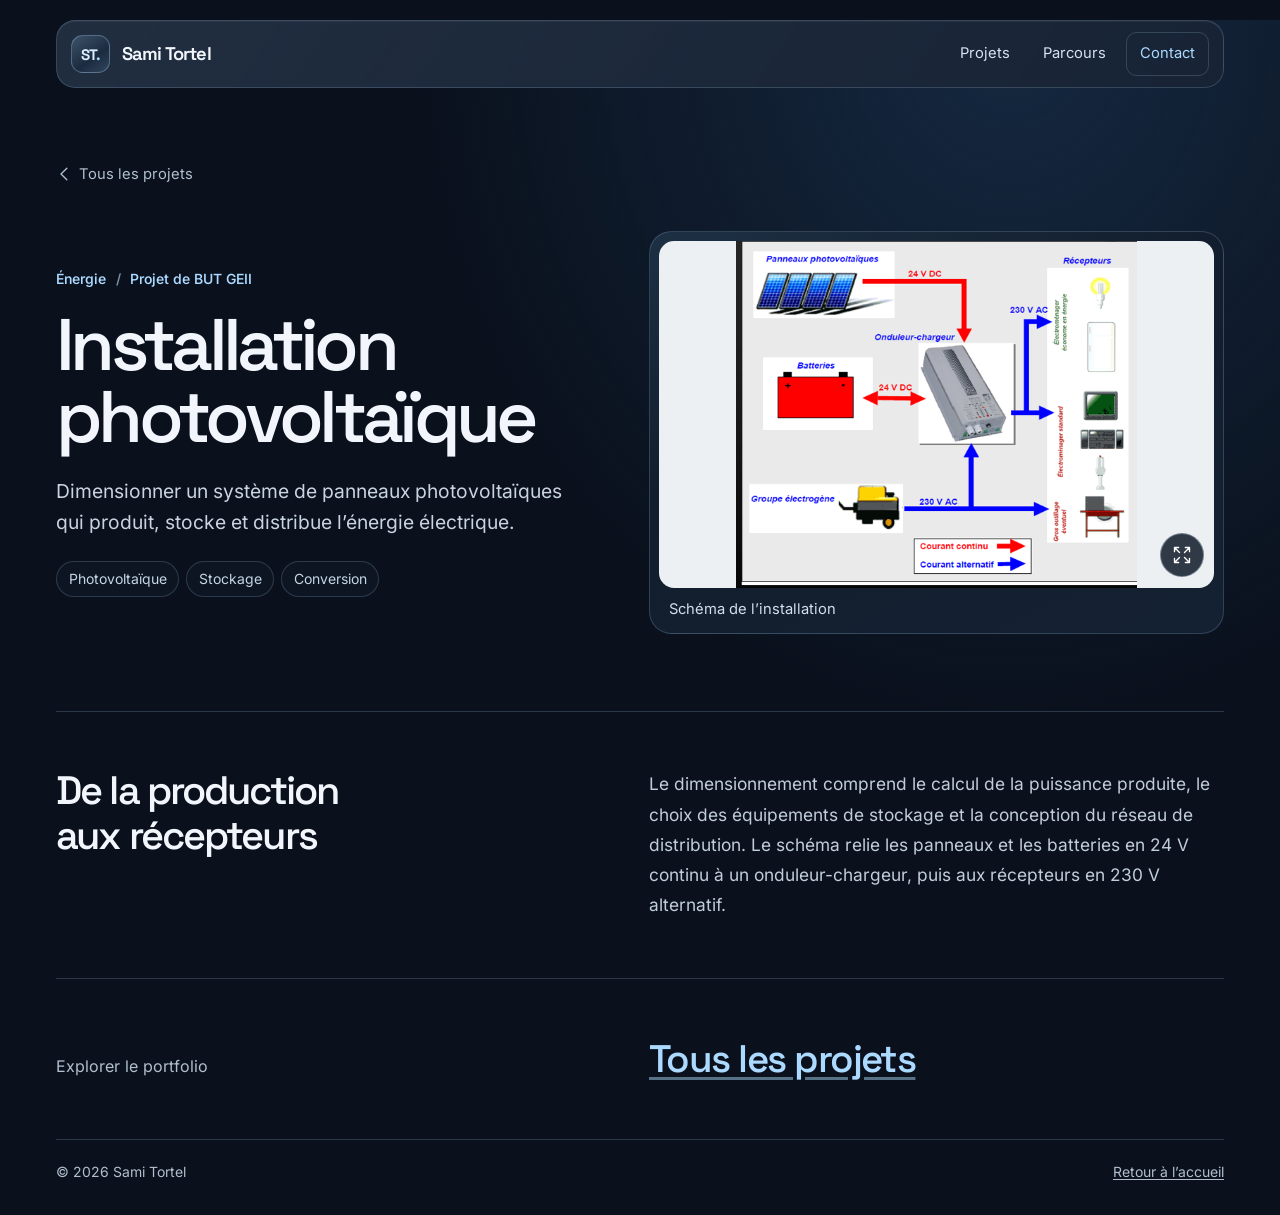
<file: projet-solaire.html>
<!doctype html>
<html lang="fr">
<head>
  <meta charset="utf-8">
  <meta name="viewport" content="width=device-width, initial-scale=1">
  <meta name="theme-color" content="#0a111d">
  <meta name="description" content="Dimensionner un système de panneaux photovoltaïques qui produit, stocke et distribue l’énergie électrique.">
  <title>Installation photovoltaïque · Sami Tortel</title>
  <link rel="stylesheet" href="details.css">
  <script defer src="galerie.js"></script>
</head>
<body>
  <a class="skip" href="#contenu">Aller au contenu</a>
  <header class="topbar">
    <a class="brand" href="index.html" aria-label="Sami Tortel, accueil"><span class="monogram" aria-hidden="true">ST<span>.</span></span><span>Sami Tortel</span></a>
    <nav aria-label="Navigation principale">
      <a href="index.html#projets">Projets</a>
      <a href="index.html#experience">Parcours</a>
      <a class="contact-link" href="index.html#contact">Contact</a>
    </nav>
  </header>
  <main id="contenu" class="sheet">
    <a class="return-link" href="index.html#projets"><svg aria-hidden="true" width="20" height="20" viewBox="0 0 24 24" fill="none" stroke="currentColor" stroke-width="1.6" stroke-linecap="round" stroke-linejoin="round"><path d="m13 5-7 7 7 7"/></svg>Tous les projets</a>
    <header class="case-head">
      <div class="headline">
        <p class="eyebrow">Énergie <span aria-hidden="true">/</span> Projet de BUT GEII</p>
        <h1>Installation photovoltaïque</h1>
        <p class="intro">Dimensionner un système de panneaux photovoltaïques qui produit, stocke et distribue l’énergie électrique.</p>
        <ul class="chips" aria-label="Repères"><li>Photovoltaïque</li><li>Stockage</li><li>Conversion</li></ul>
      </div>
      <figure class="media-card media-lead">
            <a class="gallery-link diagram" href="solaire.png" data-photo data-caption="Schéma de l’installation" aria-label="Agrandir : Schéma de l’installation">
              <img src="solaire.png" alt="Panneaux photovoltaïques, batteries, onduleur-chargeur, groupe électrogène et récepteurs du système." decoding="async">
              <span class="enlarge" aria-hidden="true"><svg aria-hidden="true" width="20" height="20" viewBox="0 0 24 24" fill="none" stroke="currentColor" stroke-width="1.6" stroke-linecap="round" stroke-linejoin="round"><path d="M8 3H3v5M3 3l6 6m7-6h5v5m0-5-6 6M3 16v5h5m-5 0 6-6m12 1v5h-5m5 0-6-6"/></svg></span>
            </a>
            <figcaption>Schéma de l’installation</figcaption>
          </figure>
    </header>
    <section class="narrative" aria-labelledby="approche">
      <h2 id="approche">De la production aux récepteurs</h2>
      <p>Le dimensionnement comprend le calcul de la puissance produite, le choix des équipements de stockage et la conception du réseau de distribution. Le schéma relie les panneaux et les batteries en 24 V continu à un onduleur-chargeur, puis aux récepteurs en 230 V alternatif.</p>
    </section>
    
    <div class="next-item">
      <span>Explorer le portfolio</span>
      <a href="index.html#projets">Tous les projets</a>
    </div>
  </main>
  <footer class="foot"><span>© 2026 Sami Tortel</span><a href="index.html">Retour à l’accueil</a></footer>
  <dialog class="viewer" aria-labelledby="viewer-caption">
    <div class="viewer-wrap">
      <div class="viewer-top">
        <span class="photo-counter" aria-hidden="true"></span>
        <button class="viewer-close" type="button" aria-label="Fermer la photo"><svg aria-hidden="true" width="20" height="20" viewBox="0 0 24 24" fill="none" stroke="currentColor" stroke-width="1.6" stroke-linecap="round" stroke-linejoin="round"><path d="m5 5 14 14M19 5 5 19"/></svg></button>
      </div>
      <figure class="viewer-figure"><img alt=""><figcaption id="viewer-caption" aria-live="polite"></figcaption></figure>
      <div class="viewer-actions">
        <button class="viewer-prev" type="button" aria-label="Photo précédente"><svg aria-hidden="true" width="20" height="20" viewBox="0 0 24 24" fill="none" stroke="currentColor" stroke-width="1.6" stroke-linecap="round" stroke-linejoin="round"><path d="m14.5 5-7 7 7 7"/></svg></button>
        <a class="original" href="solaire.png" target="_blank" rel="noopener">Ouvrir l’original</a>
        <button class="viewer-next" type="button" aria-label="Photo suivante"><svg aria-hidden="true" width="20" height="20" viewBox="0 0 24 24" fill="none" stroke="currentColor" stroke-width="1.6" stroke-linecap="round" stroke-linejoin="round"><path d="m9.5 5 7 7-7 7"/></svg></button>
      </div>
    </div>
  </dialog>
</body>
</html>
</file>
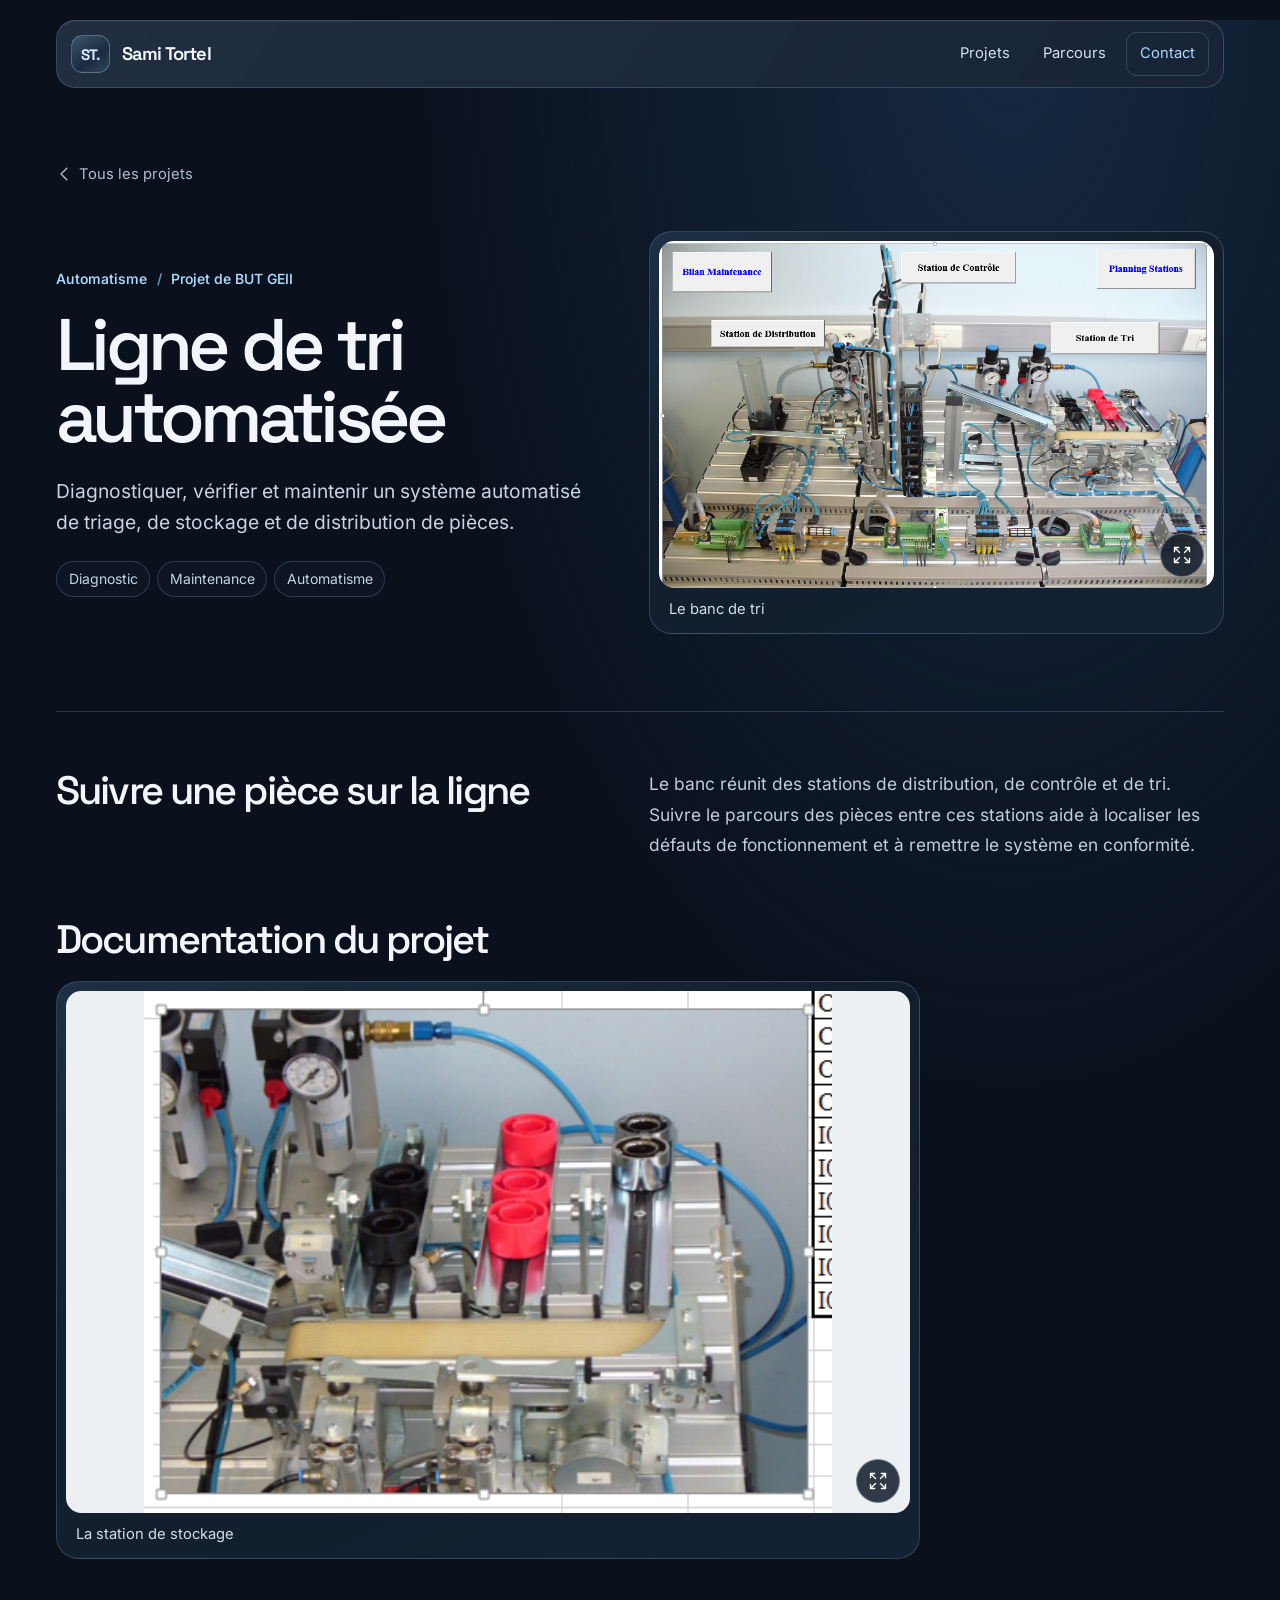
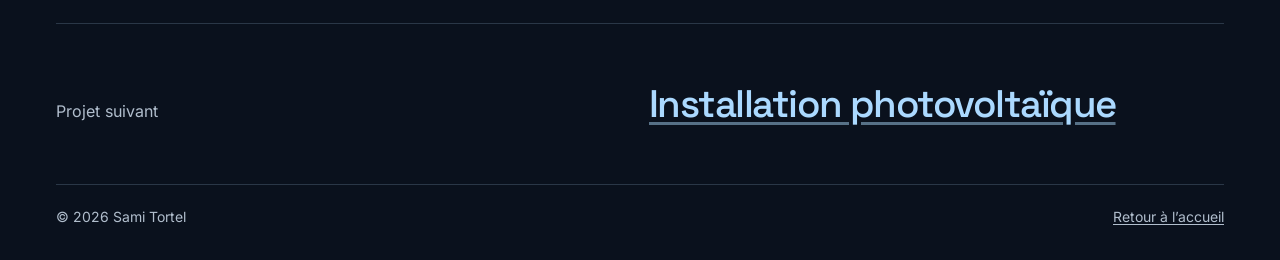
<file: projet-triage.html>
<!doctype html>
<html lang="fr">
<head>
  <meta charset="utf-8">
  <meta name="viewport" content="width=device-width, initial-scale=1">
  <meta name="theme-color" content="#0a111d">
  <meta name="description" content="Diagnostiquer, vérifier et maintenir un système automatisé de triage, de stockage et de distribution de pièces.">
  <title>Ligne de tri automatisée · Sami Tortel</title>
  <link rel="stylesheet" href="details.css">
  <script defer src="galerie.js"></script>
</head>
<body>
  <a class="skip" href="#contenu">Aller au contenu</a>
  <header class="topbar">
    <a class="brand" href="index.html" aria-label="Sami Tortel, accueil"><span class="monogram" aria-hidden="true">ST<span>.</span></span><span>Sami Tortel</span></a>
    <nav aria-label="Navigation principale">
      <a href="index.html#projets">Projets</a>
      <a href="index.html#experience">Parcours</a>
      <a class="contact-link" href="index.html#contact">Contact</a>
    </nav>
  </header>
  <main id="contenu" class="sheet">
    <a class="return-link" href="index.html#projets"><svg aria-hidden="true" width="20" height="20" viewBox="0 0 24 24" fill="none" stroke="currentColor" stroke-width="1.6" stroke-linecap="round" stroke-linejoin="round"><path d="m13 5-7 7 7 7"/></svg>Tous les projets</a>
    <header class="case-head">
      <div class="headline">
        <p class="eyebrow">Automatisme <span aria-hidden="true">/</span> Projet de BUT GEII</p>
        <h1>Ligne de tri automatisée</h1>
        <p class="intro">Diagnostiquer, vérifier et maintenir un système automatisé de triage, de stockage et de distribution de pièces.</p>
        <ul class="chips" aria-label="Repères"><li>Diagnostic</li><li>Maintenance</li><li>Automatisme</li></ul>
      </div>
      <figure class="media-card media-lead">
            <a class="gallery-link wide-photo" href="triage1.PNG" data-photo data-caption="Le banc de tri" aria-label="Agrandir : Le banc de tri">
              <img src="triage1.PNG" alt="Vue d’ensemble du banc avec les stations de distribution, de contrôle et de tri." decoding="async">
              <span class="enlarge" aria-hidden="true"><svg aria-hidden="true" width="20" height="20" viewBox="0 0 24 24" fill="none" stroke="currentColor" stroke-width="1.6" stroke-linecap="round" stroke-linejoin="round"><path d="M8 3H3v5M3 3l6 6m7-6h5v5m0-5-6 6M3 16v5h5m-5 0 6-6m12 1v5h-5m5 0-6-6"/></svg></span>
            </a>
            <figcaption>Le banc de tri</figcaption>
          </figure>
    </header>
    <section class="narrative" aria-labelledby="approche">
      <h2 id="approche">Suivre une pièce sur la ligne</h2>
      <p>Le banc réunit des stations de distribution, de contrôle et de tri. Suivre le parcours des pièces entre ces stations aide à localiser les défauts de fonctionnement et à remettre le système en conformité.</p>
    </section>
    <section class="gallery-section" aria-labelledby="documents">
        <h2 id="documents">Documentation du projet</h2>
        <div class="gallery-grid single-grid">
          <figure class="media-card ">
            <a class="gallery-link wide-photo" href="triage2.PNG" data-photo data-caption="La station de stockage" aria-label="Agrandir : La station de stockage">
              <img src="triage2.PNG" alt="Pièces cylindriques rouges, noires et métalliques réparties dans trois magasins." decoding="async" loading="lazy">
              <span class="enlarge" aria-hidden="true"><svg aria-hidden="true" width="20" height="20" viewBox="0 0 24 24" fill="none" stroke="currentColor" stroke-width="1.6" stroke-linecap="round" stroke-linejoin="round"><path d="M8 3H3v5M3 3l6 6m7-6h5v5m0-5-6 6M3 16v5h5m-5 0 6-6m12 1v5h-5m5 0-6-6"/></svg></span>
            </a>
            <figcaption>La station de stockage</figcaption>
          </figure>
        </div>
      </section>
    <div class="next-item">
      <span>Projet suivant</span>
      <a href="projet-solaire.html">Installation photovoltaïque</a>
    </div>
  </main>
  <footer class="foot"><span>© 2026 Sami Tortel</span><a href="index.html">Retour à l’accueil</a></footer>
  <dialog class="viewer" aria-labelledby="viewer-caption">
    <div class="viewer-wrap">
      <div class="viewer-top">
        <span class="photo-counter" aria-hidden="true"></span>
        <button class="viewer-close" type="button" aria-label="Fermer la photo"><svg aria-hidden="true" width="20" height="20" viewBox="0 0 24 24" fill="none" stroke="currentColor" stroke-width="1.6" stroke-linecap="round" stroke-linejoin="round"><path d="m5 5 14 14M19 5 5 19"/></svg></button>
      </div>
      <figure class="viewer-figure"><img alt=""><figcaption id="viewer-caption" aria-live="polite"></figcaption></figure>
      <div class="viewer-actions">
        <button class="viewer-prev" type="button" aria-label="Photo précédente"><svg aria-hidden="true" width="20" height="20" viewBox="0 0 24 24" fill="none" stroke="currentColor" stroke-width="1.6" stroke-linecap="round" stroke-linejoin="round"><path d="m14.5 5-7 7 7 7"/></svg></button>
        <a class="original" href="triage1.PNG" target="_blank" rel="noopener">Ouvrir l’original</a>
        <button class="viewer-next" type="button" aria-label="Photo suivante"><svg aria-hidden="true" width="20" height="20" viewBox="0 0 24 24" fill="none" stroke="currentColor" stroke-width="1.6" stroke-linecap="round" stroke-linejoin="round"><path d="m9.5 5 7 7-7 7"/></svg></button>
      </div>
    </div>
  </dialog>
</body>
</html>
</file>
<file: style.css>
@font-face{font-family:Inter;src:url("assets/fonts/inter.woff2") format("woff2");font-style:normal;font-weight:100 900;font-display:swap}
@font-face{font-family:"Space Grotesk";src:url("assets/fonts/space-grotesk.woff2") format("woff2");font-style:normal;font-weight:300 700;font-display:swap}
:root{color-scheme:dark;--bg:#080e16;--text:#f1f5fa;--secondary:#b5c0ce;--ice:#abd9ff;--edge:#ffffff25;--heading:"Space Grotesk",Arial,sans-serif;--body:Inter,Arial,sans-serif;--gutter:clamp(1.2rem,5vw,5.4rem);--limit:82rem}
*{box-sizing:border-box}
html{scroll-behavior:smooth;scroll-padding-top:6rem}
body{margin:0;background:var(--bg);color:var(--text);font-family:var(--body);line-height:1.6}
button,a{font:inherit;color:inherit}
a{text-decoration:none}
button{cursor:pointer}
img{display:block;max-width:100%}
[hidden]{display:none!important}
:focus-visible{outline:3px solid #b7e8ff;outline-offset:4px}
::selection{background:#b8dbff;color:#102438}
.wrap,.nav-inner,.hero-frame{width:min(calc(100% - var(--gutter) * 2),var(--limit));margin-inline:auto}
.icon{width:1.1rem;height:1.1rem;flex:none}
.skip,.sr-only{position:absolute;width:1px;height:1px;overflow:hidden;clip-path:inset(50%);white-space:nowrap}
.skip:focus{position:fixed;top:.8rem;left:.8rem;width:auto;height:auto;padding:.7rem 1.2rem;clip-path:none;background:#102438;z-index:50}
.site-header{position:sticky;top:0;z-index:10;border-bottom:1px solid #c5e7ff20;background:linear-gradient(110deg,#101925ec,#090f19f0);box-shadow:inset 0 1px #ffffff0a}
@supports(backdrop-filter:blur(10px)){.site-header{background:linear-gradient(110deg,#101925bd,#090f19c9);backdrop-filter:blur(20px) saturate(145%)}}
.nav-inner{min-height:4.6rem;display:grid;grid-template-columns:1fr auto 1fr;gap:1rem;align-items:center}
.brand{display:inline-flex;align-items:center;gap:.7rem;font:650 1.07rem var(--heading);letter-spacing:-.04em;justify-self:start;white-space:nowrap}
.monogram{display:grid;grid-auto-flow:column;align-content:center;justify-content:center;width:2.35rem;height:2.35rem;border:1px solid #cee3ff5c;border-radius:.7rem;background:linear-gradient(135deg,#c5e9ff2c,#719cb21c 45%,#34495d66);box-shadow:inset 0 1px 3px #f6fcff40,0 2px 12px #01071160;color:#edfaff;font:700 1.04rem var(--heading);letter-spacing:-.10em}
.monogram span{color:var(--ice)}
#main-nav,.nav-actions,.hero-actions,.filters,.btn,.nav-contact,.project-more,.category{display:flex;align-items:center}
#main-nav{gap:clamp(1.2rem,3.3vw,3rem)}
#main-nav a{color:#c6cfdb;font-size:.91rem;transition:color .2s}
#main-nav a:hover,#main-nav a[aria-current],.contact-links a:hover,.footer a:hover{color:var(--ice)}
.nav-actions{justify-self:end;gap:.65rem}
.nav-contact,.btn,.menu-toggle{justify-content:center;gap:.58rem;border:1px solid var(--edge);font-weight:600;line-height:1.15}
.nav-contact,.menu-toggle{border-radius:100px;background:linear-gradient(170deg,#a8c9f018,#18202888);box-shadow:inset 0 1px 1px #ffffff1f}
.nav-contact{padding:.57rem .98rem;font-size:.85rem;min-height:2.45rem}
.nav-contact .icon{width:.98rem}
.menu-toggle{width:2.6rem;height:2.6rem;display:inline-grid}
.hero{position:relative;isolation:isolate;overflow:hidden;background:#050d1b}
.hero-art{position:absolute;z-index:-1;inset:0;background-image:linear-gradient(90deg,#030b1748,transparent 57%),url("assets/hero.webp");background-size:cover;background-position:center 60%}
.hero-frame{min-height:clamp(33rem,40vw,40rem);display:flex;align-items:center;padding-block:3.8rem 4.2rem}
.hero-copy{width:min(42%,35rem)}
.eyebrow{display:flex;align-items:center;gap:.7rem;margin:0 0 .85rem;color:var(--ice);font-size:.74rem;font-weight:650;letter-spacing:.14em;text-transform:uppercase}
.eyebrow::before{content:"";width:1.85rem;height:1px;background:currentColor}
.hero-label{color:#c5e1f7;margin-bottom:1.25rem}
h1,h2,h3{font-family:var(--heading);margin:0;line-height:1.06}
h1{font-size:clamp(5.2rem,8.4vw,8.35rem);font-weight:550;letter-spacing:-.084em;line-height:.86}
h1>span{color:#e0eefb}
.period{color:var(--ice)}
.hero-summary{color:#cfdae7;max-width:25rem;font-size:clamp(1rem,1.2vw,1.13rem);line-height:1.6;margin:1.65rem 0 1.5rem}
.hero-actions{gap:.7rem;flex-wrap:wrap}
.btn{display:inline-flex;min-height:2.85rem;padding:.8rem 1.2rem;border-radius:100px;font-size:.91rem;transition:transform .2s,background .2s,border-color .2s}
.primary{background:linear-gradient(160deg,#effaff,#c1e2fb);box-shadow:inset 0 1px #fff,0 4px 18px #0f406230;color:#10202d;border-color:#def1ff}
.glass{background:linear-gradient(155deg,#cfeaff24,#d3e6ff0a 58%,#c2e0ff14);border-color:#d9eeff4a;box-shadow:inset 0 1px 1px #fff3,0 4px 14px #0002;backdrop-filter:blur(12px)}
.spec-band{background:linear-gradient(90deg,#111b27,#111924 65%,#101725);border-block:1px solid var(--edge)}
.spec-list{list-style:none;display:flex;align-items:center;gap:clamp(1.5rem,3.5vw,3.5rem);padding:1.02rem 0;margin-block:0;color:#c5cfda}
.spec-list li{display:inline-flex;align-items:center;gap:.6rem;font-size:.84rem}
.spec-list li+li{border-left:1px solid #ffffff2e;padding-left:clamp(1.5rem,3.5vw,3.5rem)}
.spec-list .icon{color:var(--ice);width:1.04rem}
.section{padding-block:clamp(3.5rem,6.4vw,6.2rem)}
h2{font-size:clamp(2.6rem,4.4vw,4.6rem);letter-spacing:-.071em;font-weight:550}
.projects-heading{display:flex;align-items:end;justify-content:space-between;gap:1rem;margin-bottom:2rem}
.filters{gap:.16rem;border:1px solid #cedef726;border-radius:100px;background:#101923;padding:.25rem}
.filters button{border:1px solid transparent;background:transparent;color:#bfcada;border-radius:100px;font-size:.86rem;padding:.43rem .85rem;line-height:1.3}
.filters button[aria-pressed=true]{background:linear-gradient(150deg,#304559,#263545);border-color:#c0dfff4d;color:#e9f4ff;box-shadow:inset 0 1px #d5f1ff21}
.project-grid{display:grid;grid-template-columns:repeat(2,minmax(0,1fr));gap:clamp(1.1rem,2.1vw,2rem)}
.project{min-width:0}
.project-link{display:block;height:100%;background:linear-gradient(140deg,#16212c,#101722);border:1px solid #b8d6fa29;border-radius:1.1rem;overflow:hidden;box-shadow:inset 0 1px #fff1;transition:border-color .3s,transform .3s}
.project-photo,.stage-image{overflow:hidden;position:relative}
.project-photo{background:#152334;aspect-ratio:1.95}
.project-photo img,.stage-image img{width:100%;height:100%;object-fit:cover;transition:transform .6s cubic-bezier(.2,.65,.25,1)}
.project-photo::after,.stage-image::after{content:"";position:absolute;inset:0;pointer-events:none;background:linear-gradient(0deg,#07132055,transparent 35%);box-shadow:inset 0 0 0 1px #ffffff12}
.project[data-groups="energie"] .project-photo img{object-fit:contain;background:#eeedeb}
.category{position:absolute;bottom:.9rem;left:1rem;z-index:1;min-height:1.8rem;gap:.4rem;padding:.22rem .72rem;border:1px solid #ecf5ff68;border-radius:100px;background:#0b162ad6;backdrop-filter:blur(12px);box-shadow:inset 0 1px #fff3;color:#fff;font-size:.77rem;font-weight:550;letter-spacing:.012em}
.project-text{padding:1.35rem 1.45rem 1.45rem}
.project h3{font-size:clamp(1.45rem,2.4vw,2.15rem);letter-spacing:-.055em;font-weight:550}
.project-text p{color:var(--secondary);font-size:.96rem;margin:.55rem 0 .85rem;max-width:48ch}
.project-more{display:inline-flex;font-size:.85rem;font-weight:600;color:var(--ice);border-bottom:1px solid #b8ddfc4a}
.stage-section{background:linear-gradient(118deg,#101b29,#0d1520);border-block:1px solid var(--edge)}
.stage-grid,.about,.contact-grid{display:grid;align-items:center;grid-template-columns:1fr 1fr;gap:clamp(2rem,7vw,6rem)}
.stage-copy h2,.about h2,.contact-grid h2{font-size:clamp(2.45rem,3.9vw,4rem)}
.stage-role{margin:1.45rem 0 .1rem;color:#eff4fa;font-weight:550}
.date{margin:0;color:var(--ice);font-size:.87rem}
.stage-copy>p:not([class]),.about-copy p,.contact-grid p:not([class]){color:var(--secondary)}
.stage-copy .btn{margin-top:.7rem}
.stage-image{aspect-ratio:1.5;border-radius:1.1rem;border:1px solid var(--edge);display:block}
.about,.contact-grid{align-items:start}
.about-copy p{margin:0 0 1rem}
.skills{list-style:none;margin:1.25rem 0 0;padding:0;display:flex;gap:.45rem;flex-wrap:wrap}
.skills li{border:1px solid var(--edge);border-radius:100px;padding:.32rem .68rem;font-size:.82rem;color:#cbd8e6;background:#101822}
.contact-section{padding-block:clamp(3.4rem,5.5vw,5.3rem);background:radial-gradient(ellipse at 15% 115%,#24394d,#132232 52%,#0c1520 90%);border-block:1px solid var(--edge)}
.contact-grid p:not([class]){max-width:25rem}
.contact-links{position:relative;display:grid;gap:.8rem;align-self:center}
.contact-links a,.email-row{display:flex;align-items:center;gap:.8rem;width:fit-content;max-width:100%;overflow-wrap:anywhere}
.contact-links a{min-height:1.8rem}
.contact-links .icon{color:var(--ice)}
.copy{border:1px solid var(--edge);background:#ffffff08;border-radius:.45rem;min-width:2rem;min-height:2rem;display:grid;place-items:center}
.copy-result{position:absolute;top:100%;font-size:.8rem;color:var(--ice)}
.footer{display:flex;align-items:center;justify-content:space-between;padding-block:1.5rem;gap:1rem}
.footer>span{font-size:.78rem;color:var(--secondary)}
@media(hover:hover) and (pointer:fine){
 .project-link:hover,.stage-image:hover{border-color:#b9dfff77}
 .project-link:hover img,.stage-image:hover img{transform:scale(1.055)}
 .project-link:hover .project-more{border-color:var(--ice)}
 .btn:hover,.nav-contact:hover{transform:translateY(-2px);border-color:#e7f7ffb3}
 .filters button:hover,.copy:hover,.menu-toggle:hover{background:#c3ddff19;color:#fff}
}
@media(min-width:1600px){.hero-art{background-size:min(100%,110rem) auto;background-repeat:no-repeat;background-position:center 61%}}
@media(max-width:830px){
 .projects-heading{align-items:start;flex-direction:column;gap:1.3rem}
 .hero-frame{min-height:31rem}
 .hero-copy{width:50%}
 .hero-art{background-position:55% center}
 .spec-list{gap:1.1rem}.spec-list li+li{padding-left:1.1rem}
 .stage-grid,.about,.contact-grid{gap:2rem}
}
@media(max-width:640px){
 html{scroll-padding-top:4.75rem}
 .nav-inner{min-height:3.9rem;grid-template-columns:1fr auto;gap:.4rem}
 #main-nav{grid-column:1/-1;grid-row:2;justify-content:space-between;padding:0 .25rem .7rem;gap:.5rem}
 .nav-actions{grid-column:2;grid-row:1}
 .js-menu #main-nav{display:none}.js-menu #main-nav.open{display:flex}
 .nav-contact{padding:.53rem .7rem;font-size:.8rem}
 .hero-frame{min-height:0;padding-top:2.6rem;padding-bottom:clamp(12.5rem,43vw,16rem)}
 .hero-art{background-size:auto 100%,156% auto;background-repeat:no-repeat;background-position:center,right bottom}
 .hero-copy{width:100%}.hero-summary{max-width:24rem;font-size:1rem;margin:1.2rem 0}
 h1{font-size:clamp(4.55rem,15vw,6rem)}.hero-label{margin-bottom:1.05rem}
 .hero-actions .btn{min-height:2.65rem}
 .spec-list{display:flex;flex-wrap:wrap;column-gap:.85rem;row-gap:.4rem;padding-block:.75rem}
 .spec-list li{font-size:.77rem;gap:.32rem}.spec-list li+li{padding-left:0;border:0}
 .spec-list .icon{width:.9rem}
 .project-grid,.stage-grid,.about,.contact-grid{grid-template-columns:1fr}
 .project-grid{gap:1.2rem}
 .projects-heading{margin-bottom:1.2rem}.section{padding-block:3.3rem}
 .filters{max-width:100%;flex-wrap:wrap;justify-content:center}.filters button{padding:.48rem .71rem}
 .project-text{padding:1.1rem 1.15rem}.project-photo{aspect-ratio:1.85}
 .stage-grid,.about,.contact-grid{gap:1.7rem}
 .footer .brand{font-size:.94rem}
}
@media(max-width:360px){.brand{gap:.45rem}.nav-contact span{display:none}.nav-contact{width:2.45rem}.filters button{font-size:.8rem;padding:.43rem .5rem}}
@media(prefers-reduced-motion:reduce){html{scroll-behavior:auto}*,*::before,*::after{animation:none!important;transition:none!important}.project-link:hover img,.stage-image:hover img,.btn:hover,.nav-contact:hover{transform:none}}
</file>
<file: details.css>
@font-face {
  font-family: Inter;
  src: url("assets/fonts/inter.woff2") format("woff2");
  font-style: normal;
  font-weight: 100 900;
  font-display: swap;
}
@font-face {
  font-family: "Space Grotesk";
  src: url("assets/fonts/space-grotesk.woff2") format("woff2");
  font-style: normal;
  font-weight: 300 700;
  font-display: swap;
}
:root {
  color-scheme: dark;
  --ink: #f2f6fc;
  --muted: #b1becd;
  --ice: #abd9ff;
  --line: rgba(171, 203, 238, .20);
  --head: "Space Grotesk", Inter, system-ui, sans-serif;
  --max: 73rem;
}
* { box-sizing: border-box; }
html { background: #0a111d; }
body {
  margin: 0;
  background: radial-gradient(ellipse at 79% 0%, #152941 0%, transparent 37rem), #0a111d;
  color: var(--ink);
  font: 1rem/1.6 Inter, system-ui, sans-serif;
}
body:has(.viewer[open]) { overflow: hidden; }
a { color: inherit; }
button { font: inherit; }
:focus-visible { outline: 3px solid #a3deff; outline-offset: 4px; }
.skip {
  position: fixed;
  z-index: 8;
  inset: .4rem auto auto .4rem;
  padding: .6rem 1rem;
  transform: translateY(-160%);
  border-radius: .5rem;
  background: #fff;
  color: #091426;
}
.skip:focus { transform: none; }
.topbar, .sheet, .foot { width: min(calc(100% - 4rem), var(--max)); margin-inline: auto; }
.topbar {
  padding: .7rem .9rem;
  margin-block: 1.25rem 0;
  display: flex;
  align-items: center;
  justify-content: space-between;
  gap: 1rem;
  border: 1px solid var(--line);
  border-radius: 1.2rem;
  background: linear-gradient(125deg, rgba(178, 212, 249, .10), rgba(32, 46, 66, .45)), #101b2b;
  box-shadow: inset 0 1px 0 #dceeff0d;
  backdrop-filter: blur(20px) saturate(1.15);
}
.brand, .topbar nav, .topbar nav a, .return-link, .chips, .viewer-actions, .viewer-top {
  display: flex;
  align-items: center;
}
.brand {
  text-decoration: none;
  gap: .75rem;
  font: 650 1.15rem/1 var(--head);
  letter-spacing: -.045em;
  white-space: nowrap;
}
.monogram {
  display: grid;
  place-content: center;
  grid-auto-flow: column;
  width: 2.4rem;
  height: 2.4rem;
  border: 1px solid #b5dbff50;
  border-radius: .74rem;
  color: #d9eeff;
  background: linear-gradient(145deg, #6a8daa66, #172a4077 60%, #597da14f);
  font: 700 .95rem/1 var(--head);
  letter-spacing: -.08em;
}
.monogram span { color: var(--ice); }
.topbar nav { gap: .45rem; }
.topbar nav a {
  min-height: 2.75rem;
  text-decoration: none;
  padding: .35rem .8rem;
  border-radius: .65rem;
  color: #d6e2f0;
  font-size: .92rem;
}
.topbar nav a:hover, .topbar nav a:focus-visible { color: white; background: #abc6e114; }
.topbar .contact-link { color: var(--ice); border: 1px solid var(--line); }
.sheet { padding-top: clamp(1.5rem, 5vw, 4.3rem); }
.return-link {
  width: fit-content;
  gap: .2rem;
  min-height: 2.75rem;
  margin-bottom: clamp(1rem, 2.7vw, 2.3rem);
  color: var(--muted);
  font-size: .92rem;
  text-decoration: none;
}
.return-link:hover, .foot a:hover, .next-item a:hover, .original:hover { color: var(--ice); text-decoration: underline; text-underline-offset: .2em; }
.case-head {
  display: grid;
  grid-template-columns: minmax(0, .92fr) minmax(0, 1fr);
  gap: clamp(2.2rem, 5vw, 5rem);
  align-items: center;
}
.eyebrow {
  margin: 0 0 1.15rem;
  font-size: .875rem;
  font-weight: 550;
  color: var(--ice);
}
.eyebrow span { margin-inline: .35rem; color: #7994ac; }
h1, h2, .next-item a { margin: 0; font-family: var(--head); font-weight: 550; text-wrap: balance; }
h1 { font-size: clamp(2.65rem, 5.7vw, 5.05rem); line-height: .99; letter-spacing: -.064em; overflow-wrap: break-word; }
h2 { font-size: clamp(1.65rem, 3.1vw, 2.7rem); line-height: 1.12; letter-spacing: -.047em; }
.intro { margin: 1.4rem 0 1.5rem; max-width: 47ch; color: #cad4e1; font-size: clamp(1.06rem, 1.5vw, 1.22rem); }
.chips { gap: .45rem; flex-wrap: wrap; list-style: none; margin: 0; padding: 0; }
.chips li {
  padding: .34rem .72rem;
  border-radius: 99rem;
  border: 1px solid var(--line);
  background: #8eb2d607;
  font-size: .875rem;
  color: #c5d5e5;
}
.media-card {
  padding: .55rem;
  margin: 0;
  min-width: 0;
  background: linear-gradient(155deg, #1d3044, #121e2d 40%, #142132);
  border: 1px solid var(--line);
  border-radius: 1.4rem;
  overflow: hidden;
}
.gallery-link {
  display: block;
  position: relative;
  isolation: isolate;
  overflow: hidden;
  aspect-ratio: 16/10;
  background: #d4d9df;
  border-radius: .95rem;
  cursor: zoom-in;
}
.gallery-link:focus-visible { outline-offset: -4px; }
.gallery-link img { display: block; width: 100%; height: 100%; object-fit: cover; transition: transform .45s ease; }
.gallery-link.diagram img { object-fit: contain; background: #edf0f3; }
.gallery-link.portrait { background: #18212c; }
.gallery-link.portrait img { object-position: 50% 62%; }
.media-lead .portrait { aspect-ratio: 5/4; }
.media-card figcaption { padding: .65rem .65rem .15rem; font-size: .92rem; color: #d2deea; }
.enlarge, .viewer-close, .viewer-prev, .viewer-next {
  width: 2.75rem;
  height: 2.75rem;
  display: grid;
  place-items: center;
  border-radius: 50%;
  border: 1px solid #c3d7ea70;
  color: white;
  background: rgba(10, 21, 35, .83);
}
.enlarge { position: absolute; right: .65rem; bottom: .65rem; pointer-events: none; backdrop-filter: blur(12px); }
@media (hover: hover) and (pointer: fine) {
  .gallery-link:hover img { transform: scale(1.045); }
}
.narrative, .next-item {
  display: grid;
  grid-template-columns: minmax(0, .92fr) minmax(0, 1fr);
  gap: clamp(2rem, 5vw, 5rem);
  border-top: 1px solid var(--line);
  padding-block: clamp(2rem, 4.5vw, 3.7rem);
}
.narrative { margin-top: clamp(2.5rem, 6vw, 5.5rem); }
.narrative p { margin: 0; color: #c2cddb; font-size: 1.08rem; line-height: 1.75; }
.gallery-section { margin-bottom: clamp(2.5rem, 5vw, 4rem); }
.gallery-section h2 { margin-bottom: 1.2rem; }
.gallery-grid { display: grid; gap: 1.15rem; }
.stage-grid { grid-template-columns: repeat(2, minmax(0, 1fr)); }
.single-grid { max-width: 54rem; }
.single-grid .gallery-link { aspect-ratio: auto; }
.single-grid img { height: auto; max-height: 58vh; object-fit: contain; background: #edf0f3; }
.next-item { align-items: baseline; }
.next-item > span { color: var(--muted); }
.next-item a { width: fit-content; color: var(--ice); font-size: clamp(1.6rem, 3vw, 2.5rem); line-height: 1.16; letter-spacing: -.04em; text-decoration: underline; text-decoration-color: #577187; text-underline-offset: .14em; }
.foot { display: flex; justify-content: space-between; gap: 1.5rem; padding-block: 1.3rem 2rem; border-top: 1px solid var(--line); font-size: .875rem; color: var(--muted); }
.foot a { text-underline-offset: .16em; }
.viewer:not([open]) { display: none; }
.viewer {
  position: fixed;
  inset: 0;
  width: min(96vw, 78rem);
  max-width: none;
  max-height: 96vh;
  max-height: 96dvh;
  padding: 0;
  margin: auto;
  color: var(--ink);
  border: 1px solid #b6d3ec45;
  border-radius: 1.25rem;
  background: #0c1621;
  box-shadow: 0 2rem 8rem #0009;
}
.viewer::backdrop { background: #03080eeb; }
.viewer-wrap { display: grid; gap: .6rem; padding: .9rem; }
.viewer-top { justify-content: space-between; }
.photo-counter, .original, .viewer-figure figcaption { font-size: .94rem; color: #d2deea; }
.viewer-close, .viewer-prev, .viewer-next { cursor: pointer; }
.viewer-close:hover, .viewer-prev:hover, .viewer-next:hover { background: #2d435a; }
.viewer button:disabled { visibility: hidden; }
.viewer-figure { margin: 0; }
.viewer-figure img {
  display: block;
  width: 100%;
  height: min(64vh, 49rem);
  height: min(64dvh, 49rem);
  object-fit: contain;
  background: #050b13;
  border-radius: .65rem;
}
.viewer-figure figcaption { text-align: center; margin: .55rem 0 0; }
.viewer-actions { justify-content: center; gap: 1.3rem; }
.original { display: inline-flex; align-items: center; min-height: 2.75rem; text-underline-offset: .2em; }
@media (max-width: 48rem) {
  .case-head, .narrative, .next-item { grid-template-columns: 1fr; }
  .case-head { gap: 1.5rem; }
  .narrative, .next-item { gap: .85rem; }
  .media-lead { max-width: 100%; }
  .media-lead .portrait { aspect-ratio: 1.6; }
  .topbar, .sheet, .foot { width: min(calc(100% - 2rem), var(--max)); }
  .stage-grid { grid-template-columns: 1fr; }
}
@media (max-width: 33rem) {
  .topbar { margin-top: .7rem; gap: .45rem; padding: .4rem; }
  .brand { gap: .4rem; }
  .brand > span:last-child { display: none; }
  .topbar nav { gap: .1rem; }
  .topbar nav a { padding-inline: .65rem; }
  .viewer { width: 97vw; }
  .viewer-wrap { padding: .55rem; gap: .4rem; }
  .viewer-figure img { height: 53vh; height: 53dvh; }
}
@media (max-height: 31rem) and (orientation: landscape) {
  .viewer-figure img { height: 48vh; height: 48dvh; }
  .viewer-wrap { padding: .4rem; gap: .2rem; }
  .viewer-figure figcaption { margin: .1rem 0; }
}
@media (prefers-reduced-motion: reduce) {
  *, *::before, *::after { scroll-behavior: auto !important; transition: none !important; }
  .gallery-link:hover img { transform: none; }
}
</file>
